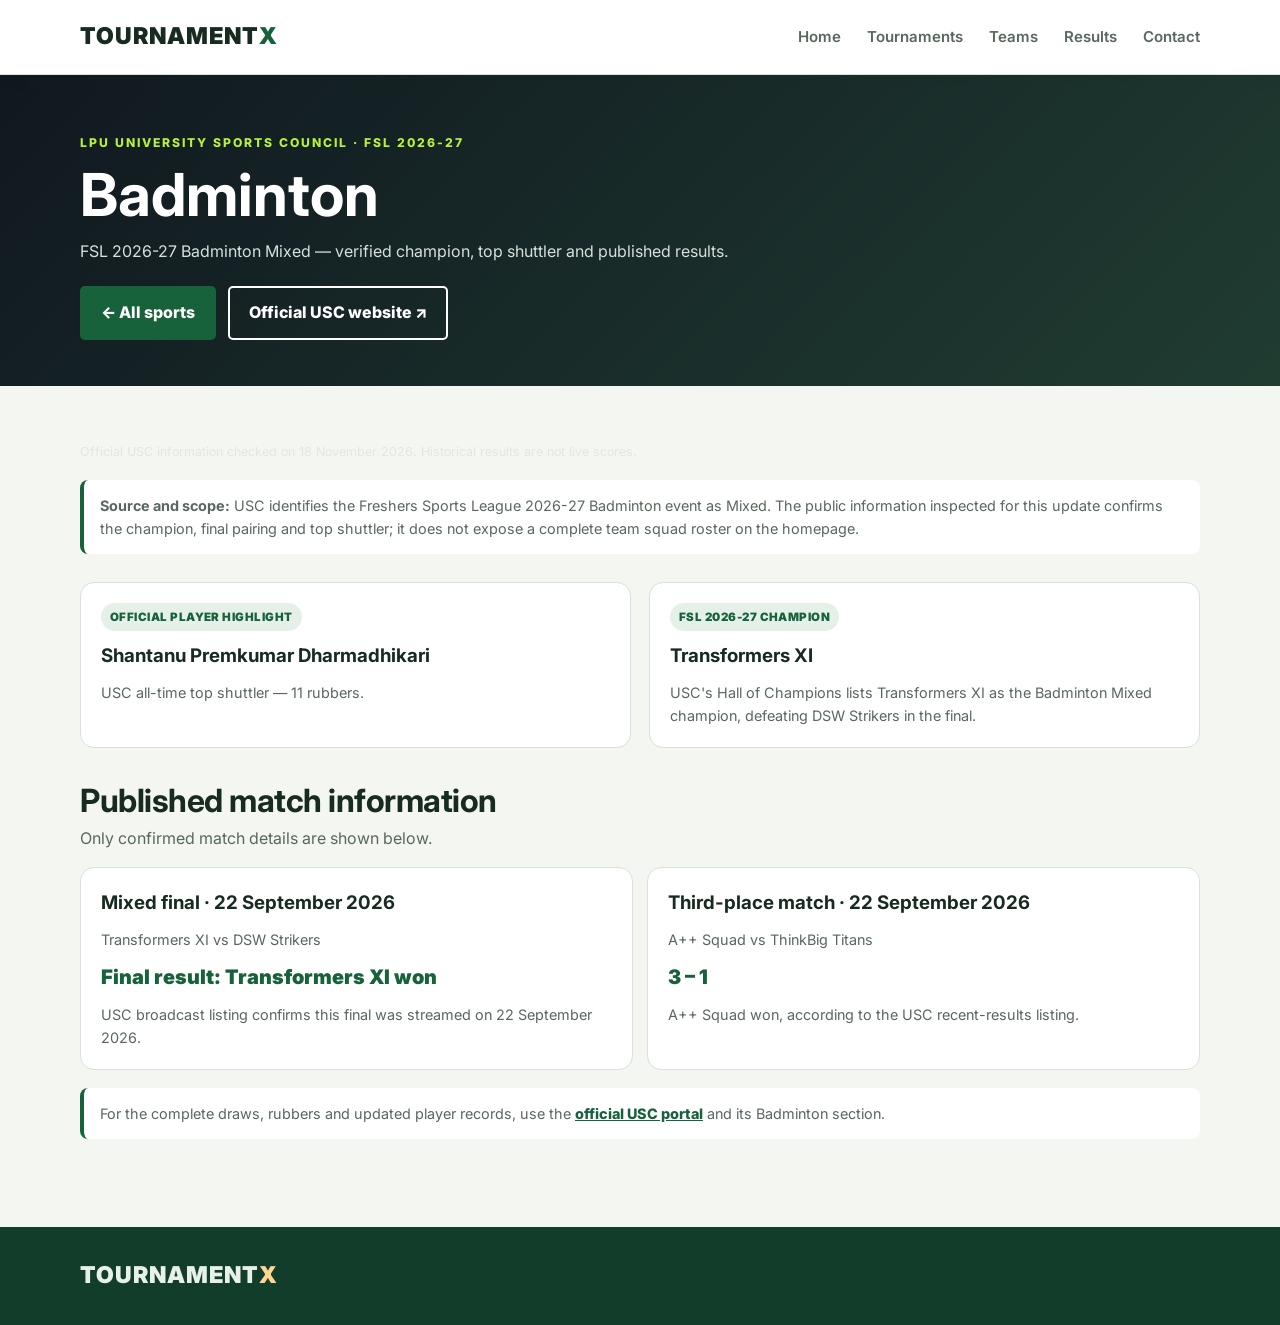
<file: badminton.html>
<!DOCTYPE html>
<html lang="en">
 <head>
  <meta charset="utf-8"/>
  <meta content="width=device-width, initial-scale=1.0" name="viewport"/>
  <title>Badminton | TOURNAMENTX</title>
  <link href="./style.css" rel="stylesheet"/>
 </head>
 <body>
  <header class="site-header">
   <nav class="navbar container">
    <a class="brand" href="index.html">TOURNAMENT<span>X</span></a>
    <button aria-label="Open menu" class="menu-btn" id="menuBtn">☰</button>
    <ul class="nav-links" id="navLinks">
     <li><a href="index.html">Home</a></li>
     <li><a href="tournaments.html">Tournaments</a></li>
     <li><a href="teams.html">Teams</a></li>
     <li><a href="results.html">Results</a></li>
     <li><a href="contact.html">Contact</a></li>
    </ul>
   </nav>
  </header>
  <main>
   <section class="sport-page-hero">
    <div class="container">
     <p class="eyebrow">LPU UNIVERSITY SPORTS COUNCIL · FSL 2026-27</p>
     <h1>Badminton</h1>
     <p>FSL 2026-27 Badminton Mixed — verified champion, top shuttler and published results.</p>
     <div class="sport-page-actions">
      <a class="btn btn-primary" href="index.html">&larr; All sports</a>
      <a class="btn btn-outline" href="https://www.unisportscouncil.co.in/" rel="noopener" target="_blank">Official USC website &nearrow;</a>
     </div>
    </div>
   </section>
   <section class="section container sport-page-content">
    <p class="small-note">Official USC information checked on 18 November 2026. Historical results are not live scores.</p>
    <div class="source-note"><strong>Source and scope:</strong> USC identifies the Freshers Sports League 2026-27 Badminton event as Mixed. The public information inspected for this update confirms the champion, final pairing and top shuttler; it does not expose a complete team squad roster on the homepage.</div>
    <div class="sport-info-grid">
     <article class="official-info-card"><span class="data-status">Official player highlight</span><h3>Shantanu Premkumar Dharmadhikari</h3><p>USC all-time top shuttler — 11 rubbers.</p></article>
     <article class="official-info-card"><span class="data-status">FSL 2026-27 champion</span><h3>Transformers XI</h3><p>USC's Hall of Champions lists Transformers XI as the Badminton Mixed champion, defeating DSW Strikers in the final.</p></article>
    </div>
    <div class="sport-section-title"><h2>Published match information</h2><p>Only confirmed match details are shown below.</p></div>
    <div class="official-match-list">
     <article class="official-match-card"><h3>Mixed final · 22 September 2026</h3><p>Transformers XI vs DSW Strikers</p><div class="score">Final result: Transformers XI won</div><p>USC broadcast listing confirms this final was streamed on 22 September 2026.</p></article>
     <article class="official-match-card"><h3>Third-place match · 22 September 2026</h3><p>A++ Squad vs ThinkBig Titans</p><div class="score">3 – 1</div><p>A++ Squad won, according to the USC recent-results listing.</p></article>
    </div>
    <p class="source-note">For the complete draws, rubbers and updated player records, use the <a class="source-link" href="https://www.unisportscouncil.co.in/" target="_blank" rel="noopener">official USC portal</a> and its Badminton section.</p>
   </section>
  </main>

  <footer class="footer">
   <div class="container footer-inner">
    <a class="brand" href="index.html">TOURNAMENT<span>X</span></a>
   </div>
  </footer>
  <script src="./script.js"></script>
 </body>
</html>
</file>
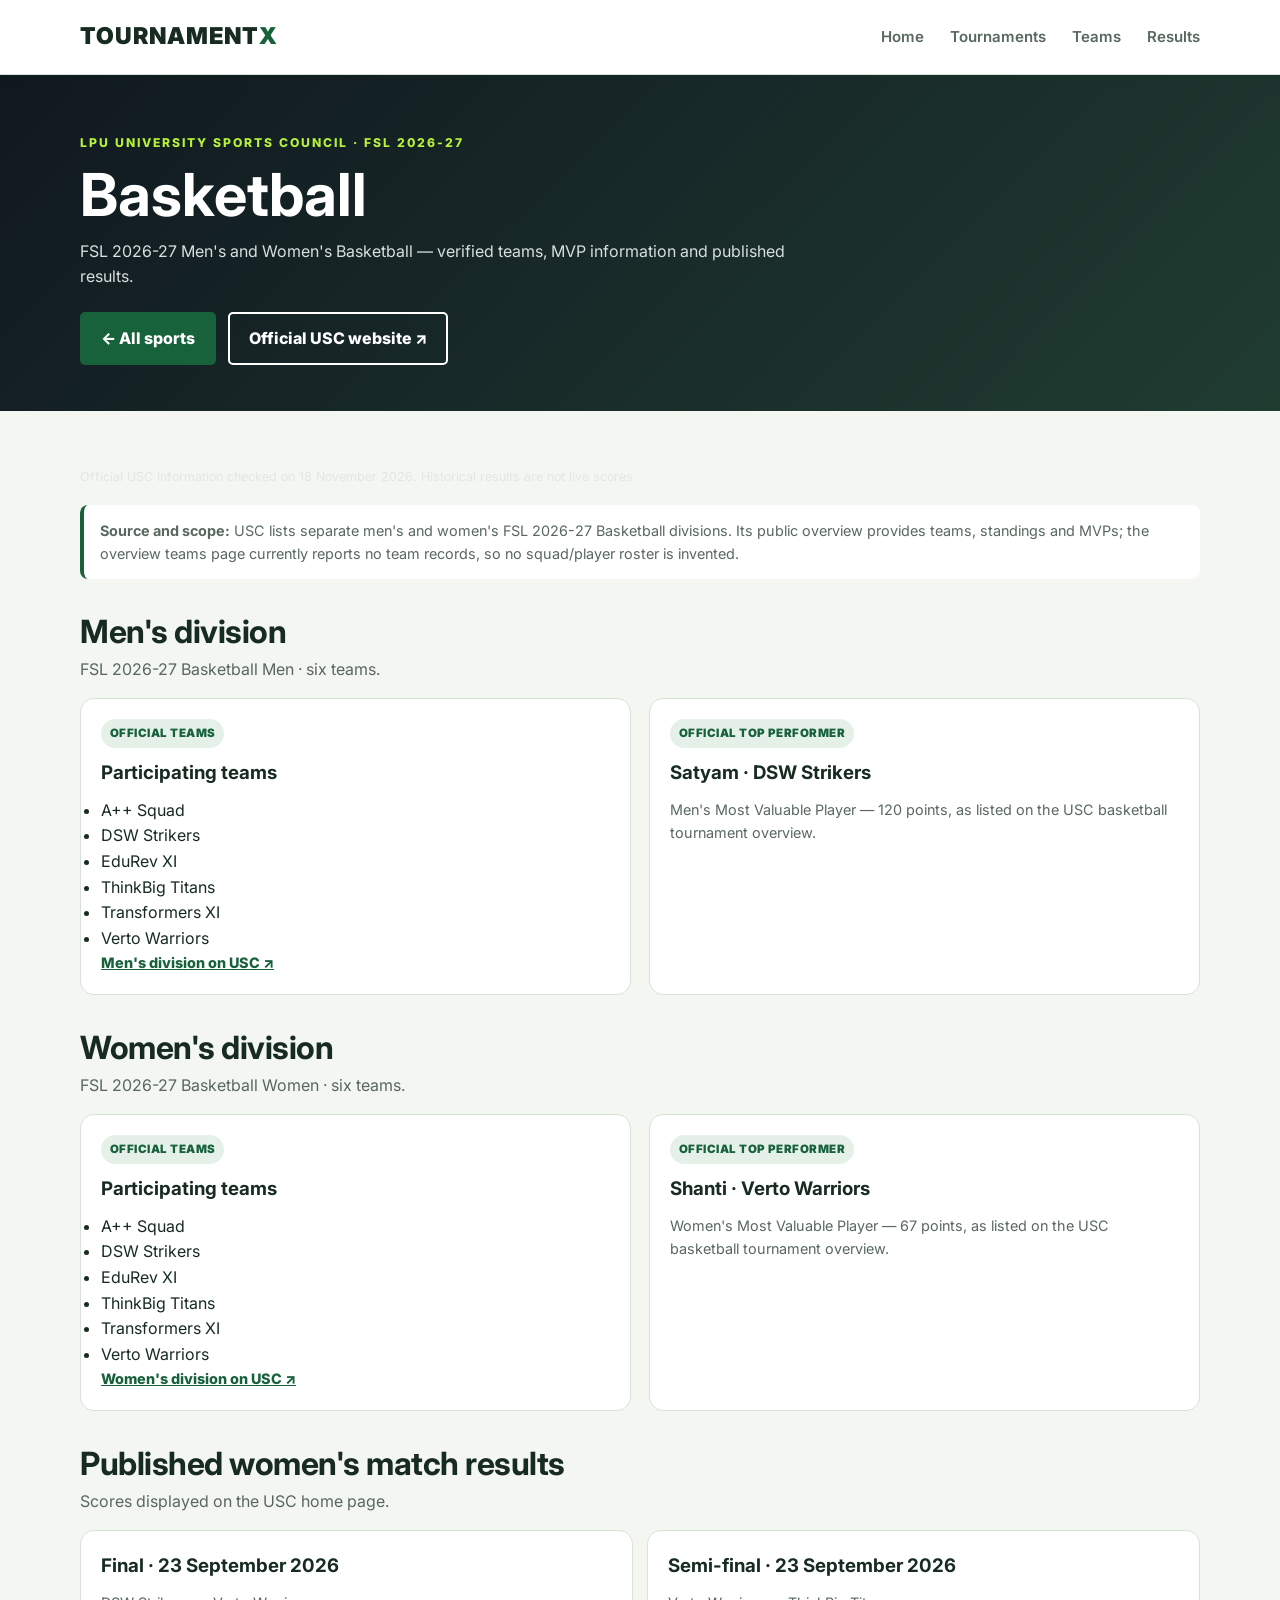
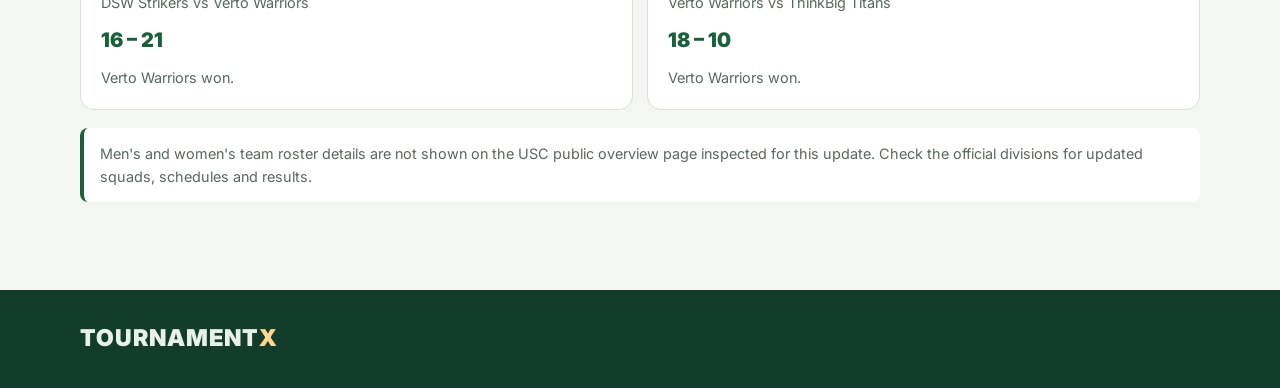
<file: basketball.html>
<!DOCTYPE html>
<html lang="en">
 <head>
  <meta charset="utf-8"/>
  <meta content="width=device-width, initial-scale=1.0" name="viewport"/>
  <title>Basketball | TOURNAMENTX</title>
  <link href="./style.css" rel="stylesheet"/>
 </head>
 <body>
  <header class="site-header">
   <nav class="navbar container">
    <a class="brand" href="index.html">TOURNAMENT<span>X</span></a>
    <button aria-label="Open menu" class="menu-btn" id="menuBtn">☰</button>
    <ul class="nav-links" id="navLinks">
     <li><a href="index.html">Home</a></li>
     <li><a href="tournaments.html">Tournaments</a></li>
     <li><a href="teams.html">Teams</a></li>
     <li><a href="results.html">Results</a></li>
    </ul>
   </nav>
  </header>
  <main>
   <section class="sport-page-hero">
    <div class="container">
     <p class="eyebrow">LPU UNIVERSITY SPORTS COUNCIL · FSL 2026-27</p>
     <h1>Basketball</h1>
     <p>FSL 2026-27 Men's and Women's Basketball — verified teams, MVP information and published results.</p>
     <div class="sport-page-actions">
      <a class="btn btn-primary" href="index.html">&larr; All sports</a>
      <a class="btn btn-outline" href="https://www.unisportscouncil.co.in/" rel="noopener" target="_blank">Official USC website &nearrow;</a>
     </div>
    </div>
   </section>
   <section class="section container sport-page-content">
    <p class="small-note">Official USC information checked on 18 November 2026. Historical results are not live scores.</p>
    <div class="source-note"><strong>Source and scope:</strong> USC lists separate men's and women's FSL 2026-27 Basketball divisions. Its public overview provides teams, standings and MVPs; the overview teams page currently reports no team records, so no squad/player roster is invented.</div>
    <div class="sport-section-title"><h2>Men's division</h2><p>FSL 2026-27 Basketball Men · six teams.</p></div>
    <div class="sport-info-grid">
     <article class="official-info-card"><span class="data-status">Official teams</span><h3>Participating teams</h3><ul><li>A++ Squad</li><li>DSW Strikers</li><li>EduRev XI</li><li>ThinkBig Titans</li><li>Transformers XI</li><li>Verto Warriors</li></ul><p><a href="https://www.unisportscouncil.co.in/tournaments/421f96da-edd1-4d46-8aa7-a06f1bda62b0" target="_blank" rel="noopener">Men's division on USC &nearrow;</a></p></article>
     <article class="official-info-card"><span class="data-status">Official top performer</span><h3>Satyam · DSW Strikers</h3><p>Men's Most Valuable Player — 120 points, as listed on the USC basketball tournament overview.</p></article>
    </div>
    <div class="sport-section-title"><h2>Women's division</h2><p>FSL 2026-27 Basketball Women · six teams.</p></div>
    <div class="sport-info-grid">
     <article class="official-info-card"><span class="data-status">Official teams</span><h3>Participating teams</h3><ul><li>A++ Squad</li><li>DSW Strikers</li><li>EduRev XI</li><li>ThinkBig Titans</li><li>Transformers XI</li><li>Verto Warriors</li></ul><p><a href="https://www.unisportscouncil.co.in/tournaments/84f09d30-ddcb-456a-96cc-fd31faa481d0" target="_blank" rel="noopener">Women's division on USC &nearrow;</a></p></article>
     <article class="official-info-card"><span class="data-status">Official top performer</span><h3>Shanti · Verto Warriors</h3><p>Women's Most Valuable Player — 67 points, as listed on the USC basketball tournament overview.</p></article>
    </div>
    <div class="sport-section-title"><h2>Published women's match results</h2><p>Scores displayed on the USC home page.</p></div>
    <div class="official-match-list">
     <article class="official-match-card"><h3>Final · 23 September 2026</h3><p>DSW Strikers vs Verto Warriors</p><div class="score">16 – 21</div><p>Verto Warriors won.</p></article>
     <article class="official-match-card"><h3>Semi-final · 23 September 2026</h3><p>Verto Warriors vs ThinkBig Titans</p><div class="score">18 – 10</div><p>Verto Warriors won.</p></article>
    </div>
    <p class="source-note">Men's and women's team roster details are not shown on the USC public overview page inspected for this update. Check the official divisions for updated squads, schedules and results.</p>
   </section>
  </main>

  <footer class="footer">
   <div class="container footer-inner">
    <a class="brand" href="index.html">TOURNAMENT<span>X</span></a>
   </div>
  </footer>
  <script src="./script.js"></script>
 </body>
</html>
</file>
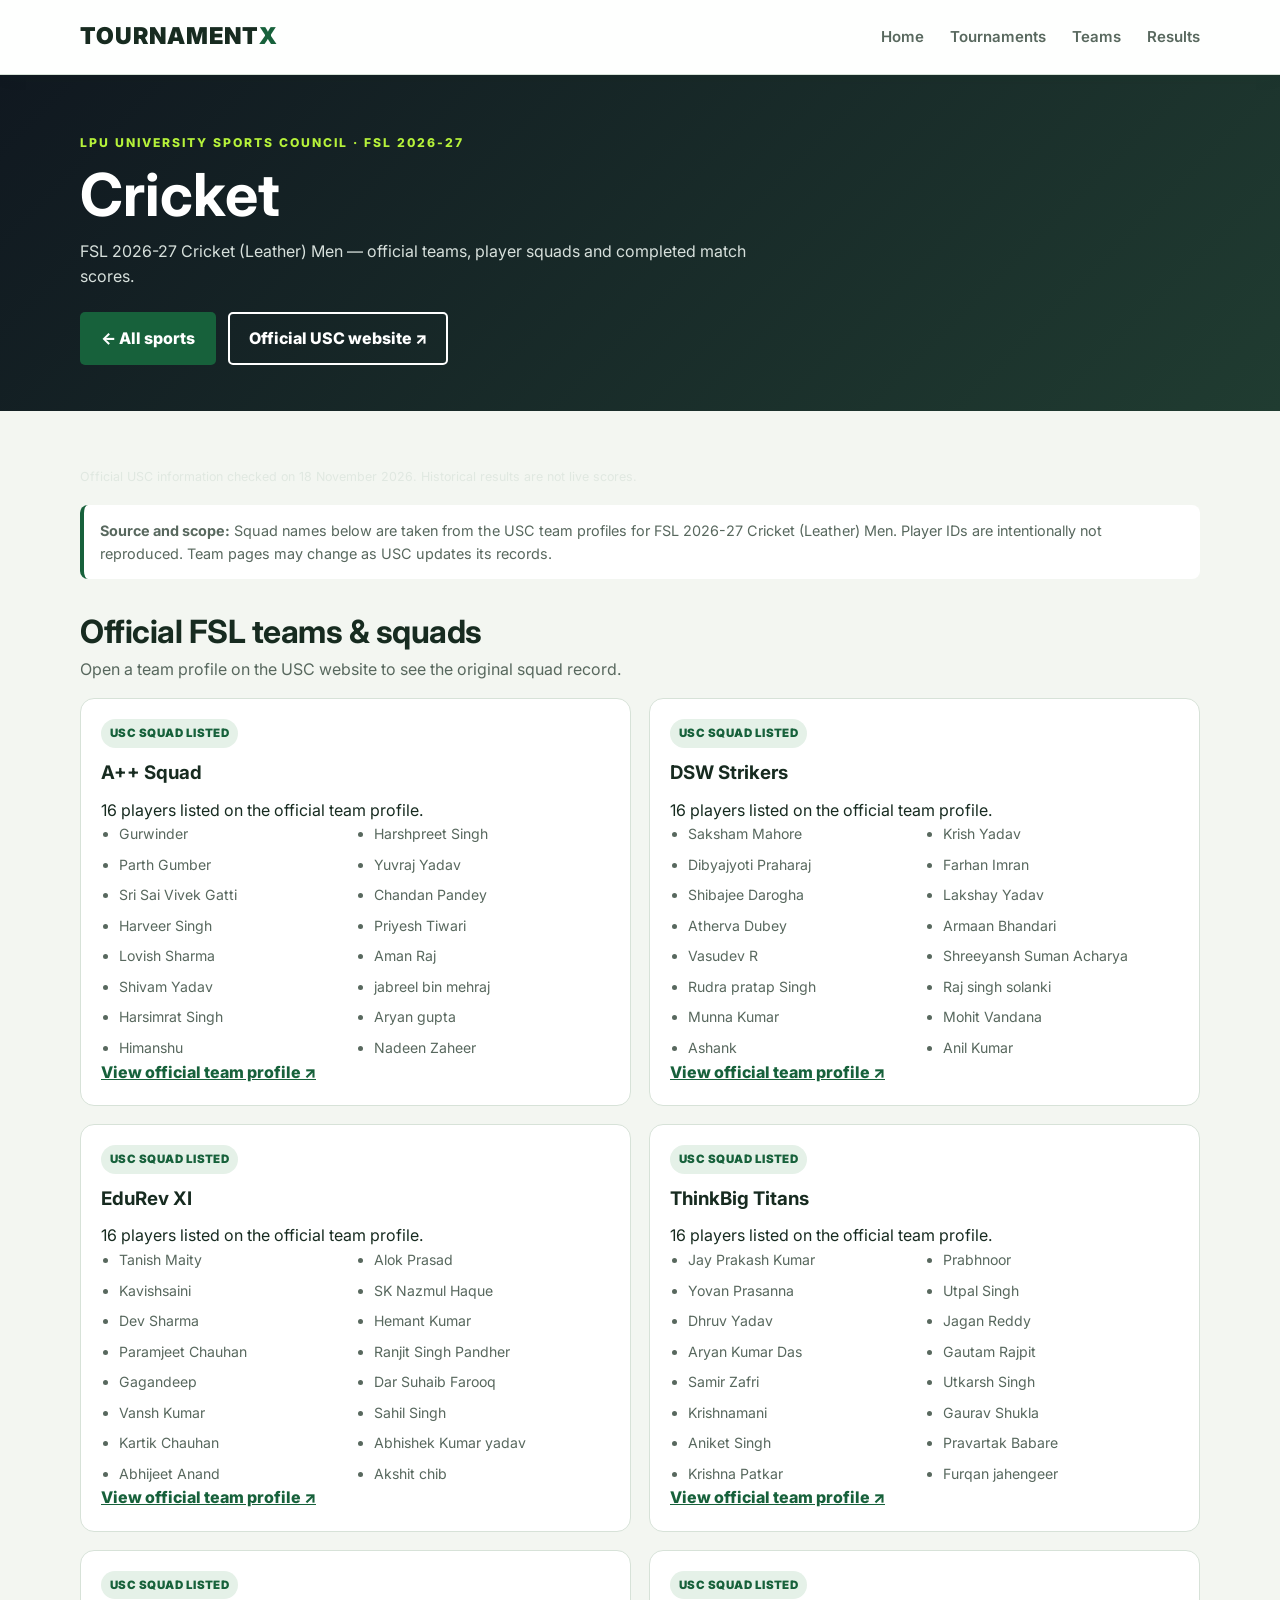
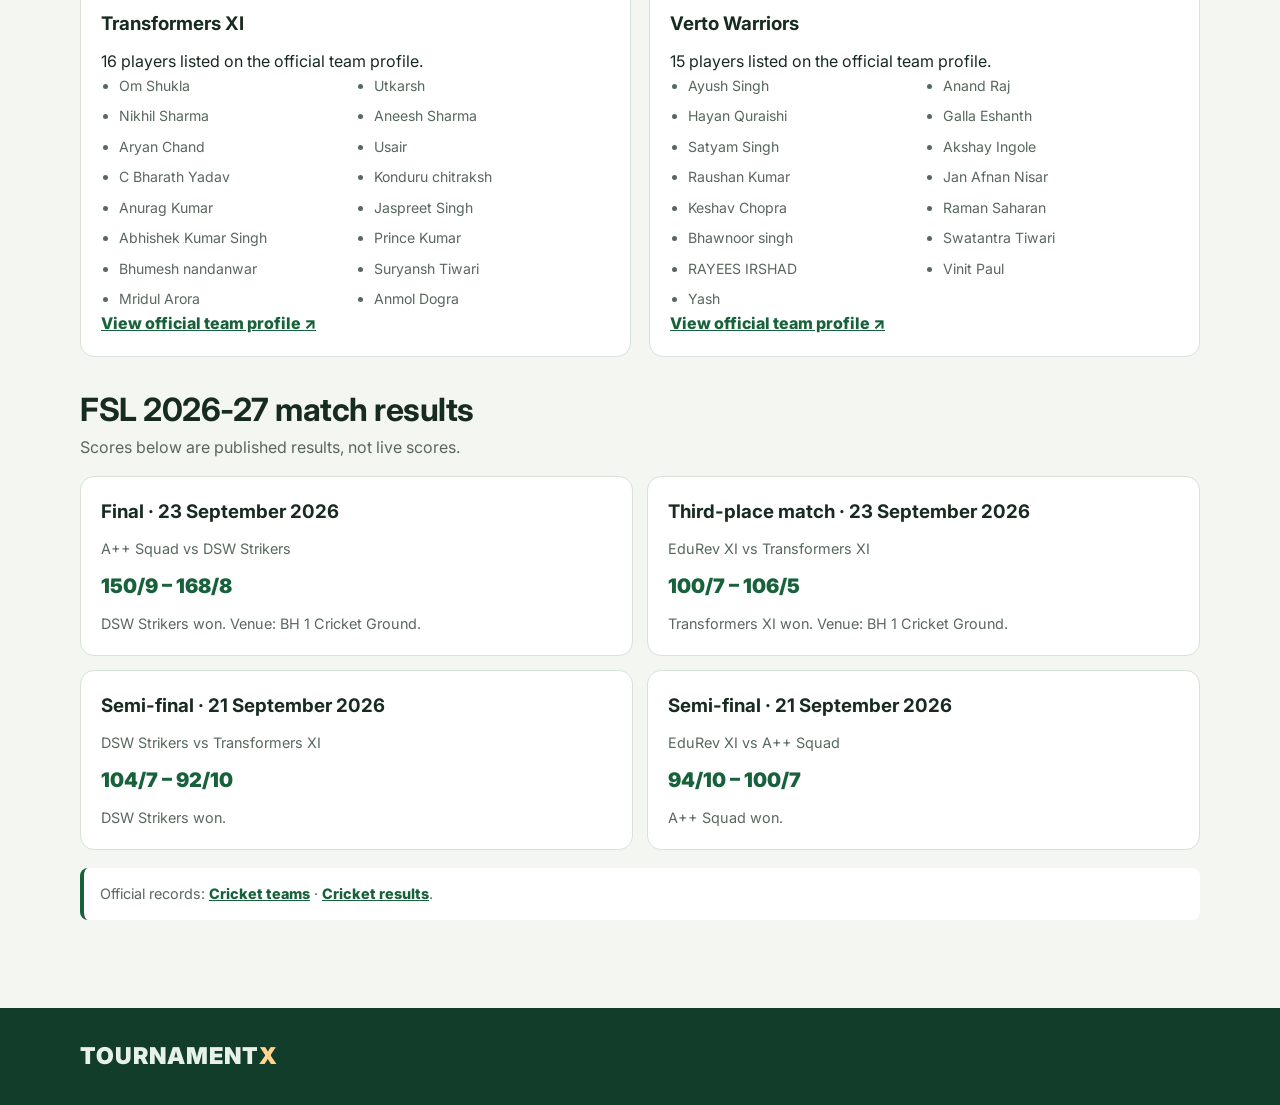
<file: cricket.html>
<!DOCTYPE html>
<html lang="en">
 <head>
  <meta charset="utf-8"/>
  <meta content="width=device-width, initial-scale=1.0" name="viewport"/>
  <title>Cricket | TOURNAMENTX</title>
  <link href="./style.css" rel="stylesheet"/>
 </head>
 <body>
  <header class="site-header">
   <nav class="navbar container">
    <a class="brand" href="index.html">TOURNAMENT<span>X</span></a>
    <button aria-label="Open menu" class="menu-btn" id="menuBtn">☰</button>
    <ul class="nav-links" id="navLinks">
     <li><a href="index.html">Home</a></li>
     <li><a href="tournaments.html">Tournaments</a></li>
     <li><a href="teams.html">Teams</a></li>
     <li><a href="results.html">Results</a></li>
    </ul>
   </nav>
  </header>
  <main>
   <section class="sport-page-hero">
    <div class="container">
     <p class="eyebrow">LPU UNIVERSITY SPORTS COUNCIL · FSL 2026-27</p>
     <h1>Cricket</h1>
     <p>FSL 2026-27 Cricket (Leather) Men — official teams, player squads and completed match scores.</p>
     <div class="sport-page-actions">
      <a class="btn btn-primary" href="index.html">&larr; All sports</a>
      <a class="btn btn-outline" href="https://www.unisportscouncil.co.in/" rel="noopener" target="_blank">Official USC website &nearrow;</a>
     </div>
    </div>
   </section>
   <section class="section container sport-page-content">
    <p class="small-note">Official USC information checked on 18 November 2026. Historical results are not live scores.</p>
    <div class="source-note"><strong>Source and scope:</strong> Squad names below are taken from the USC team profiles for FSL 2026-27 Cricket (Leather) Men. Player IDs are intentionally not reproduced. Team pages may change as USC updates its records.</div>
    <div class="sport-section-title"><h2>Official FSL teams &amp; squads</h2><p>Open a team profile on the USC website to see the original squad record.</p></div>
    <div class="sport-info-grid">
     <article class="official-team-card"><span class="data-status">USC squad listed</span><h3>A++ Squad</h3><p>16 players listed on the official team profile.</p><ul>
       <li>Gurwinder</li>
       <li>Harshpreet Singh</li>
       <li>Parth Gumber</li>
       <li>Yuvraj Yadav</li>
       <li>Sri Sai Vivek Gatti</li>
       <li>Chandan Pandey</li>
       <li>Harveer Singh</li>
       <li>Priyesh Tiwari</li>
       <li>Lovish Sharma</li>
       <li>Aman Raj</li>
       <li>Shivam Yadav</li>
       <li>jabreel bin mehraj</li>
       <li>Harsimrat Singh</li>
       <li>Aryan gupta</li>
       <li>Himanshu</li>
       <li>Nadeen Zaheer</li>
      </ul><p><a href="https://www.unisportscouncil.co.in/teams/80859ae7-53c5-48c7-890d-f9c6ec8634b7" rel="noopener" target="_blank">View official team profile &nearrow;</a></p></article>
     <article class="official-team-card"><span class="data-status">USC squad listed</span><h3>DSW Strikers</h3><p>16 players listed on the official team profile.</p><ul>
       <li>Saksham Mahore</li>
       <li>Krish Yadav</li>
       <li>Dibyajyoti Praharaj</li>
       <li>Farhan Imran</li>
       <li>Shibajee Darogha</li>
       <li>Lakshay Yadav</li>
       <li>Atherva Dubey</li>
       <li>Armaan Bhandari</li>
       <li>Vasudev R</li>
       <li>Shreeyansh Suman Acharya</li>
       <li>Rudra pratap Singh</li>
       <li>Raj singh solanki</li>
       <li>Munna Kumar</li>
       <li>Mohit Vandana</li>
       <li>Ashank</li>
       <li>Anil Kumar</li>
      </ul><p><a href="https://www.unisportscouncil.co.in/teams/09d371f9-3422-451f-8393-cf5109c0aa70" rel="noopener" target="_blank">View official team profile &nearrow;</a></p></article>
     <article class="official-team-card"><span class="data-status">USC squad listed</span><h3>EduRev XI</h3><p>16 players listed on the official team profile.</p><ul>
       <li>Tanish Maity</li>
       <li>Alok Prasad</li>
       <li>Kavishsaini</li>
       <li>SK Nazmul Haque</li>
       <li>Dev Sharma</li>
       <li>Hemant Kumar</li>
       <li>Paramjeet Chauhan</li>
       <li>Ranjit Singh Pandher</li>
       <li>Gagandeep</li>
       <li>Dar Suhaib Farooq</li>
       <li>Vansh Kumar</li>
       <li>Sahil Singh</li>
       <li>Kartik Chauhan</li>
       <li>Abhishek Kumar yadav</li>
       <li>Abhijeet Anand</li>
       <li>Akshit chib</li>
      </ul><p><a href="https://www.unisportscouncil.co.in/teams/b3460e27-f818-4bf5-8182-fc4021e7d421" rel="noopener" target="_blank">View official team profile &nearrow;</a></p></article>
     <article class="official-team-card"><span class="data-status">USC squad listed</span><h3>ThinkBig Titans</h3><p>16 players listed on the official team profile.</p><ul>
       <li>Jay Prakash Kumar</li>
       <li>Prabhnoor</li>
       <li>Yovan Prasanna</li>
       <li>Utpal Singh</li>
       <li>Dhruv Yadav</li>
       <li>Jagan Reddy</li>
       <li>Aryan Kumar Das</li>
       <li>Gautam Rajpit</li>
       <li>Samir Zafri</li>
       <li>Utkarsh Singh</li>
       <li>Krishnamani</li>
       <li>Gaurav Shukla</li>
       <li>Aniket Singh</li>
       <li>Pravartak Babare</li>
       <li>Krishna Patkar</li>
       <li>Furqan jahengeer</li>
      </ul><p><a href="https://www.unisportscouncil.co.in/teams/061aa33c-fe4b-4df8-b4d1-6075d3d7207c" rel="noopener" target="_blank">View official team profile &nearrow;</a></p></article>
     <article class="official-team-card"><span class="data-status">USC squad listed</span><h3>Transformers XI</h3><p>16 players listed on the official team profile.</p><ul>
       <li>Om Shukla</li>
       <li>Utkarsh</li>
       <li>Nikhil Sharma</li>
       <li>Aneesh Sharma</li>
       <li>Aryan Chand</li>
       <li>Usair</li>
       <li>C Bharath Yadav</li>
       <li>Konduru chitraksh</li>
       <li>Anurag Kumar</li>
       <li>Jaspreet Singh</li>
       <li>Abhishek Kumar Singh</li>
       <li>Prince Kumar</li>
       <li>Bhumesh nandanwar</li>
       <li>Suryansh Tiwari</li>
       <li>Mridul Arora</li>
       <li>Anmol Dogra</li>
      </ul><p><a href="https://www.unisportscouncil.co.in/teams/d7b73d96-9667-474f-8107-7430a844482f" rel="noopener" target="_blank">View official team profile &nearrow;</a></p></article>
     <article class="official-team-card"><span class="data-status">USC squad listed</span><h3>Verto Warriors</h3><p>15 players listed on the official team profile.</p><ul>
       <li>Ayush Singh</li>
       <li>Anand Raj</li>
       <li>Hayan Quraishi</li>
       <li>Galla Eshanth</li>
       <li>Satyam Singh</li>
       <li>Akshay Ingole</li>
       <li>Raushan Kumar</li>
       <li>Jan Afnan Nisar</li>
       <li>Keshav Chopra</li>
       <li>Raman Saharan</li>
       <li>Bhawnoor singh</li>
       <li>Swatantra Tiwari</li>
       <li>RAYEES IRSHAD</li>
       <li>Vinit Paul</li>
       <li>Yash</li>
      </ul><p><a href="https://www.unisportscouncil.co.in/teams/61ecb03c-69e4-4555-9911-8fddace71ae4" rel="noopener" target="_blank">View official team profile &nearrow;</a></p></article>
    </div>
    <div class="sport-section-title"><h2>FSL 2026-27 match results</h2><p>Scores below are published results, not live scores.</p></div>
    <div class="official-match-list">
     <article class="official-match-card"><h3>Final · 23 September 2026</h3><p>A++ Squad vs DSW Strikers</p><div class="score">150/9 – 168/8</div><p>DSW Strikers won. Venue: BH 1 Cricket Ground.</p></article>
     <article class="official-match-card"><h3>Third-place match · 23 September 2026</h3><p>EduRev XI vs Transformers XI</p><div class="score">100/7 – 106/5</div><p>Transformers XI won. Venue: BH 1 Cricket Ground.</p></article>
     <article class="official-match-card"><h3>Semi-final · 21 September 2026</h3><p>DSW Strikers vs Transformers XI</p><div class="score">104/7 – 92/10</div><p>DSW Strikers won.</p></article>
     <article class="official-match-card"><h3>Semi-final · 21 September 2026</h3><p>EduRev XI vs A++ Squad</p><div class="score">94/10 – 100/7</div><p>A++ Squad won.</p></article>
    </div>
    <p class="source-note">Official records: <a class="source-link" href="https://www.unisportscouncil.co.in/tournaments/ab71d3af-05ed-4b1e-8f2d-678fee790c53/teams" target="_blank" rel="noopener">Cricket teams</a> · <a class="source-link" href="https://www.unisportscouncil.co.in/tournaments/ab71d3af-05ed-4b1e-8f2d-678fee790c53/results" target="_blank" rel="noopener">Cricket results</a>.</p>
   </section>
  </main>

  <footer class="footer">
   <div class="container footer-inner">
    <a class="brand" href="index.html">TOURNAMENT<span>X</span></a>
    </div>
  </footer>
  <script src="./script.js"></script>
 </body>
</html>
</file>
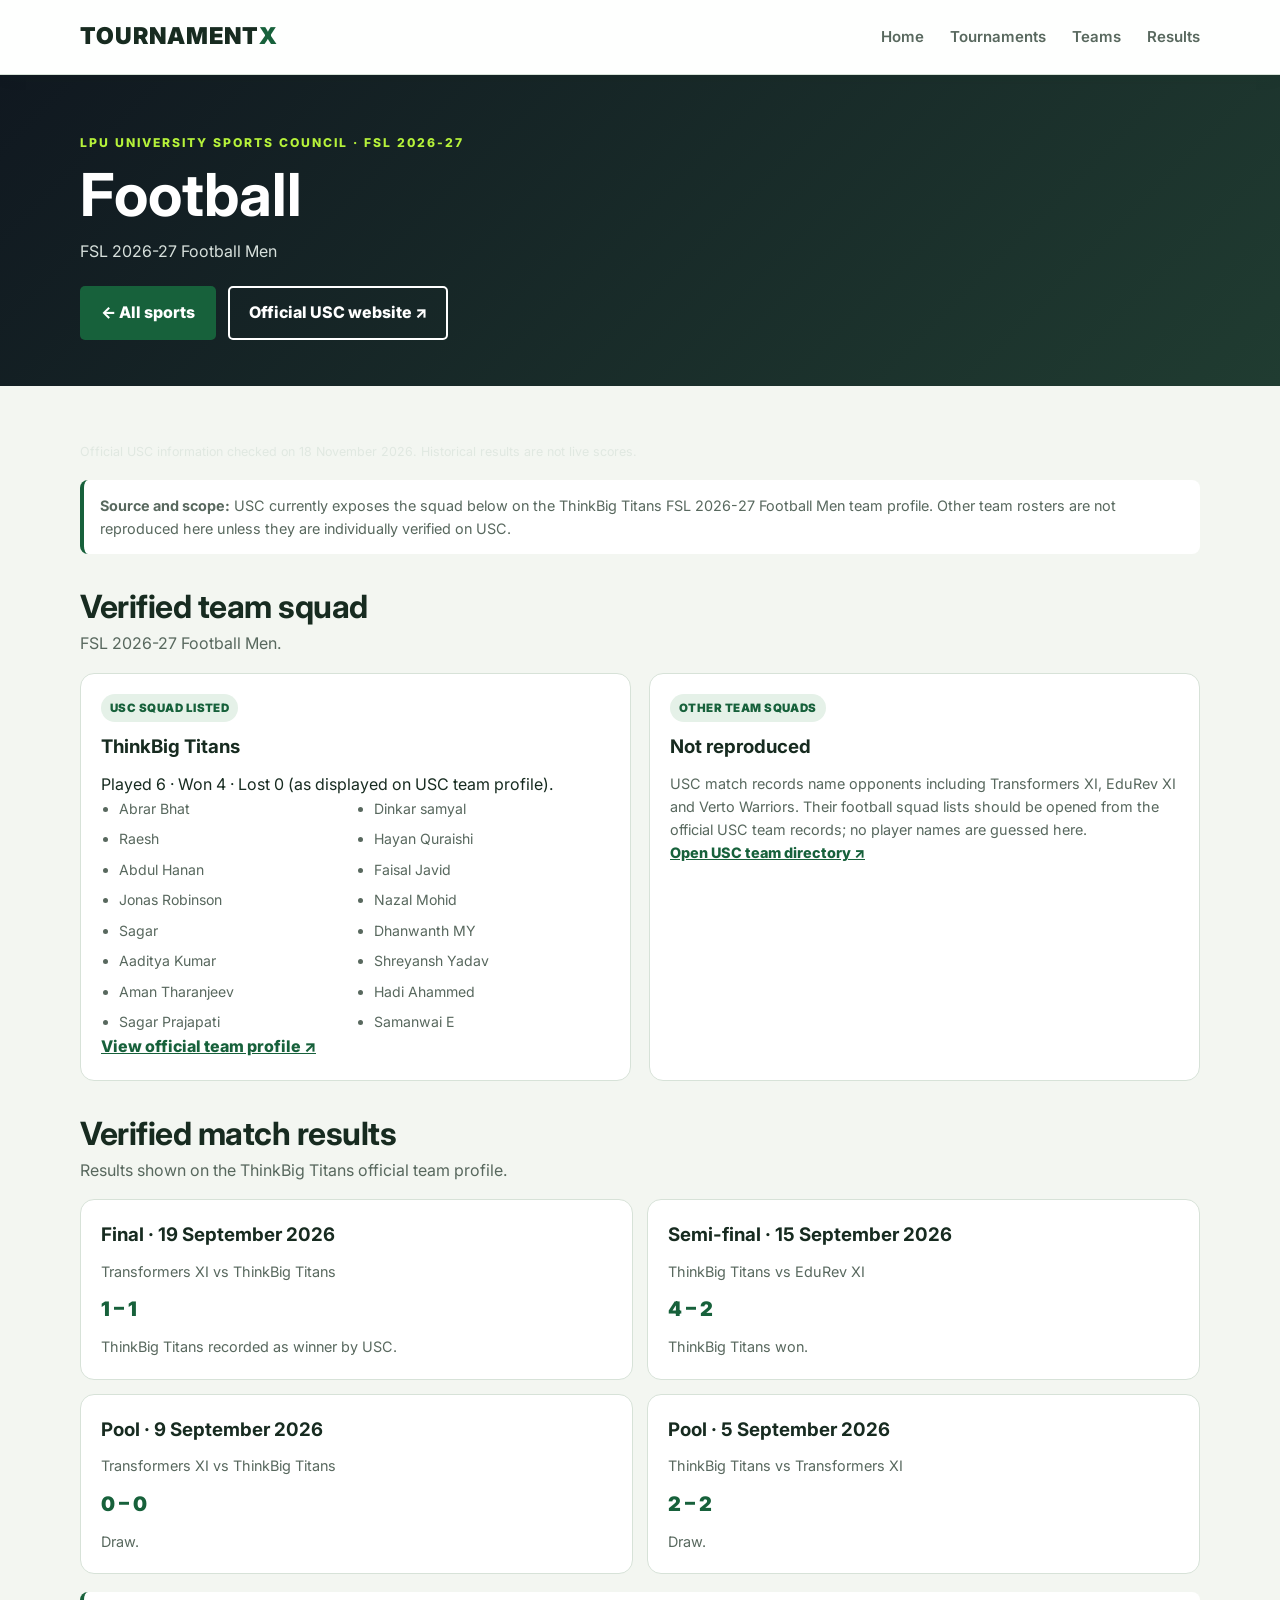
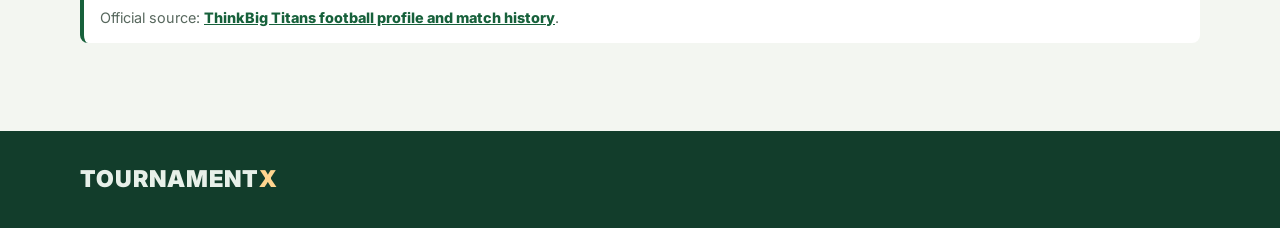
<file: football.html>
<!DOCTYPE html>
<html lang="en">
 <head>
  <meta charset="utf-8"/>
  <meta content="width=device-width, initial-scale=1.0" name="viewport"/>
  <title>Football | TOURNAMENTX</title>
  <link href="./style.css" rel="stylesheet"/>
 </head>
 <body>
  <header class="site-header">
   <nav class="navbar container">
    <a class="brand" href="index.html">TOURNAMENT<span>X</span></a>
    <button aria-label="Open menu" class="menu-btn" id="menuBtn">☰</button>
    <ul class="nav-links" id="navLinks">
     <li><a href="index.html">Home</a></li>
     <li><a href="tournaments.html">Tournaments</a></li>
     <li><a href="teams.html">Teams</a></li>
     <li><a href="results.html">Results</a></li>
    </ul>
   </nav>
  </header>
  <main>
   <section class="sport-page-hero">
    <div class="container">
     <p class="eyebrow">LPU UNIVERSITY SPORTS COUNCIL · FSL 2026-27</p>
     <h1>Football</h1>
     <p>FSL 2026-27 Football Men </p>
     <div class="sport-page-actions">
      <a class="btn btn-primary" href="index.html">&larr; All sports</a>
      <a class="btn btn-outline" href="https://www.unisportscouncil.co.in/" rel="noopener" target="_blank">Official USC website &nearrow;</a>
     </div>
    </div>
   </section>
   <section class="section container sport-page-content">
    <p class="small-note">Official USC information checked on 18 November 2026. Historical results are not live scores.</p>
    <div class="source-note"><strong>Source and scope:</strong> USC currently exposes the squad below on the ThinkBig Titans FSL 2026-27 Football Men team profile. Other team rosters are not reproduced here unless they are individually verified on USC.</div>
    <div class="sport-section-title"><h2>Verified team squad</h2><p>FSL 2026-27 Football Men.</p></div>
    <div class="sport-info-grid">
     <article class="official-team-card"><span class="data-status">USC squad listed</span><h3>ThinkBig Titans</h3><p>Played 6 · Won 4 · Lost 0 (as displayed on USC team profile).</p><ul>
      <li>Abrar Bhat</li><li>Dinkar samyal</li><li>Raesh</li><li>Hayan Quraishi</li><li>Abdul Hanan</li><li>Faisal Javid</li><li>Jonas Robinson</li><li>Nazal Mohid</li><li>Sagar</li><li>Dhanwanth MY</li><li>Aaditya Kumar</li><li>Shreyansh Yadav</li><li>Aman Tharanjeev</li><li>Hadi Ahammed</li><li>Sagar Prajapati</li><li>Samanwai E</li>
     </ul><p><a href="https://www.unisportscouncil.co.in/teams/14f12118-2dbd-475b-8eb9-cf5afd9712af" target="_blank" rel="noopener">View official team profile &nearrow;</a></p></article>
     <article class="official-info-card"><span class="data-status">Other team squads</span><h3>Not reproduced</h3><p>USC match records name opponents including Transformers XI, EduRev XI and Verto Warriors. Their football squad lists should be opened from the official USC team records; no player names are guessed here.</p><p><a href="https://www.unisportscouncil.co.in/" target="_blank" rel="noopener">Open USC team directory &nearrow;</a></p></article>
    </div>
    <div class="sport-section-title"><h2>Verified match results</h2><p>Results shown on the ThinkBig Titans official team profile.</p></div>
    <div class="official-match-list">
     <article class="official-match-card"><h3>Final · 19 September 2026</h3><p>Transformers XI vs ThinkBig Titans</p><div class="score">1 – 1</div><p>ThinkBig Titans recorded as winner by USC.</p></article>
     <article class="official-match-card"><h3>Semi-final · 15 September 2026</h3><p>ThinkBig Titans vs EduRev XI</p><div class="score">4 – 2</div><p>ThinkBig Titans won.</p></article>
     <article class="official-match-card"><h3>Pool · 9 September 2026</h3><p>Transformers XI vs ThinkBig Titans</p><div class="score">0 – 0</div><p>Draw.</p></article>
     <article class="official-match-card"><h3>Pool · 5 September 2026</h3><p>ThinkBig Titans vs Transformers XI</p><div class="score">2 – 2</div><p>Draw.</p></article>
    </div>
    <p class="source-note">Official source: <a class="source-link" href="https://www.unisportscouncil.co.in/teams/14f12118-2dbd-475b-8eb9-cf5afd9712af" target="_blank" rel="noopener">ThinkBig Titans football profile and match history</a>.</p>
   </section>
  </main>

  <footer class="footer">
   <div class="container footer-inner">
    <a class="brand" href="index.html">TOURNAMENT<span>X</span></a></div>
  </footer>
  <script src="./script.js"></script>
 </body>
</html>
</file>
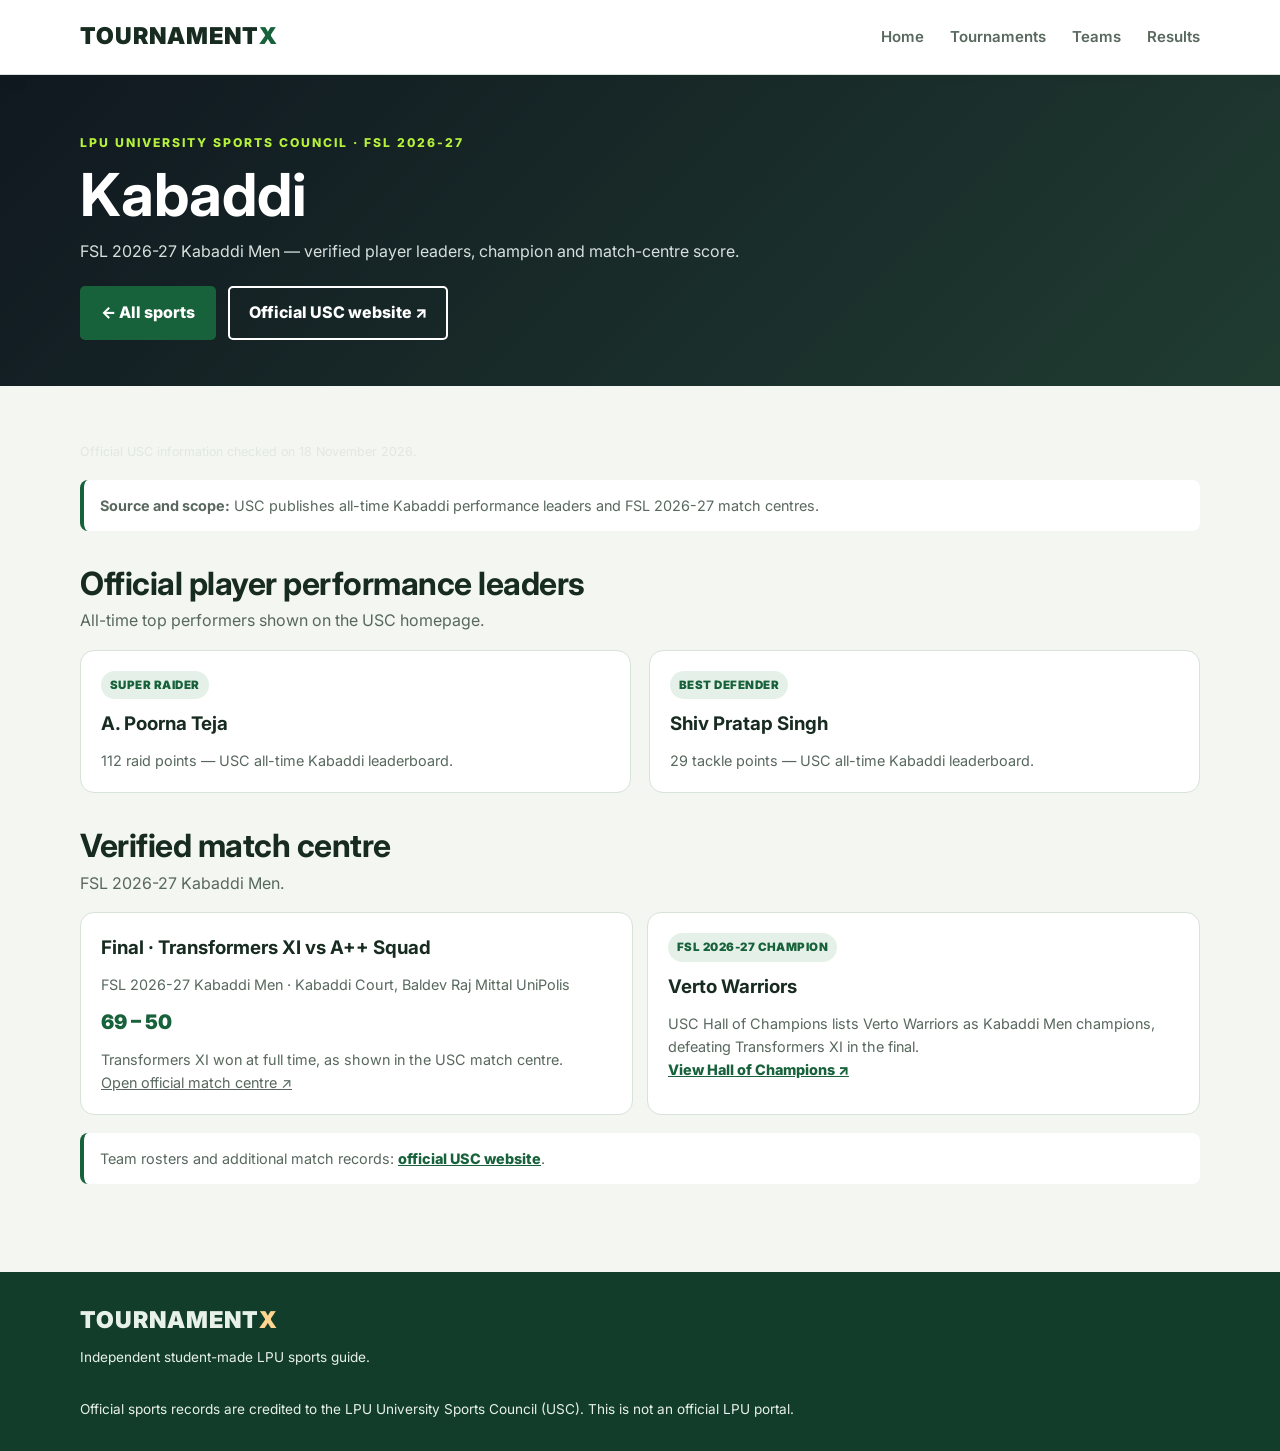
<file: kabaddi.html>
<!DOCTYPE html>
<html lang="en">
 <head>
  <meta charset="utf-8"/>
  <meta content="width=device-width, initial-scale=1.0" name="viewport"/>
  <title>Kabaddi | TOURNAMENTX</title>
  <link href="./style.css" rel="stylesheet"/>
 </head>
 <body>
  <header class="site-header">
   <nav class="navbar container">
    <a class="brand" href="index.html">TOURNAMENT<span>X</span></a>
    <button aria-label="Open menu" class="menu-btn" id="menuBtn">☰</button>
    <ul class="nav-links" id="navLinks">
     <li><a href="index.html">Home</a></li>
     <li><a href="tournaments.html">Tournaments</a></li>
     <li><a href="teams.html">Teams</a></li>
     <li><a href="results.html">Results</a></li>
    </ul>
   </nav>
  </header>
  <main>
   <section class="sport-page-hero">
    <div class="container">
     <p class="eyebrow">LPU UNIVERSITY SPORTS COUNCIL · FSL 2026-27</p>
     <h1>Kabaddi</h1>
     <p>FSL 2026-27 Kabaddi Men — verified player leaders, champion and match-centre score.</p>
     <div class="sport-page-actions">
      <a class="btn btn-primary" href="index.html">&larr; All sports</a>
      <a class="btn btn-outline" href="https://www.unisportscouncil.co.in/" rel="noopener" target="_blank">Official USC website &nearrow;</a>
     </div>
    </div>
   </section>
   <section class="section container sport-page-content">
    <p class="small-note">Official USC information checked on 18 November 2026. </p>
    <div class="source-note"><strong>Source and scope:</strong> USC publishes all-time Kabaddi performance leaders and FSL 2026-27 match centres. </div>
    <div class="sport-section-title"><h2>Official player performance leaders</h2><p>All-time top performers shown on the USC homepage.</p></div>
    <div class="sport-info-grid">
     <article class="official-info-card"><span class="data-status">Super Raider</span><h3>A. Poorna Teja</h3><p>112 raid points — USC all-time Kabaddi leaderboard.</p></article>
     <article class="official-info-card"><span class="data-status">Best Defender</span><h3>Shiv Pratap Singh</h3><p>29 tackle points — USC all-time Kabaddi leaderboard.</p></article>
    </div>
    <div class="sport-section-title"><h2>Verified match centre</h2><p>FSL 2026-27 Kabaddi Men.</p></div>
    <div class="official-match-list">
     <article class="official-match-card"><h3>Final · Transformers XI vs A++ Squad</h3><p>FSL 2026-27 Kabaddi Men · Kabaddi Court, Baldev Raj Mittal UniPolis</p><div class="score">69 – 50</div><p>Transformers XI won at full time, as shown in the USC match centre.</p><p><a href="https://www.unisportscouncil.co.in/matches/ea02fe35-0008-4149-92f8-959be58c992b" target="_blank" rel="noopener">Open official match centre &nearrow;</a></p></article>
     <article class="official-info-card"><span class="data-status">FSL 2026-27 champion</span><h3>Verto Warriors</h3><p>USC Hall of Champions lists Verto Warriors as Kabaddi Men champions, defeating Transformers XI in the final.</p><p><a href="https://www.unisportscouncil.co.in/champions?series=fsl" target="_blank" rel="noopener">View Hall of Champions &nearrow;</a></p></article>
    </div>
    <p class="source-note">Team rosters and additional match records: <a class="source-link" href="https://www.unisportscouncil.co.in/" target="_blank" rel="noopener">official USC website</a>.</p>
   </section>
  </main>

  <footer class="footer">
   <div class="container footer-inner">
    <a class="brand" href="index.html">TOURNAMENT<span>X</span></a>
    <p>Independent student-made LPU sports guide.</p>
    <p class="small-note">Official sports records are credited to the LPU University Sports Council (USC). This is not an official LPU portal.</p>
   </div>
  </footer>
  <script src="./script.js"></script>
 </body>
</html>
</file>
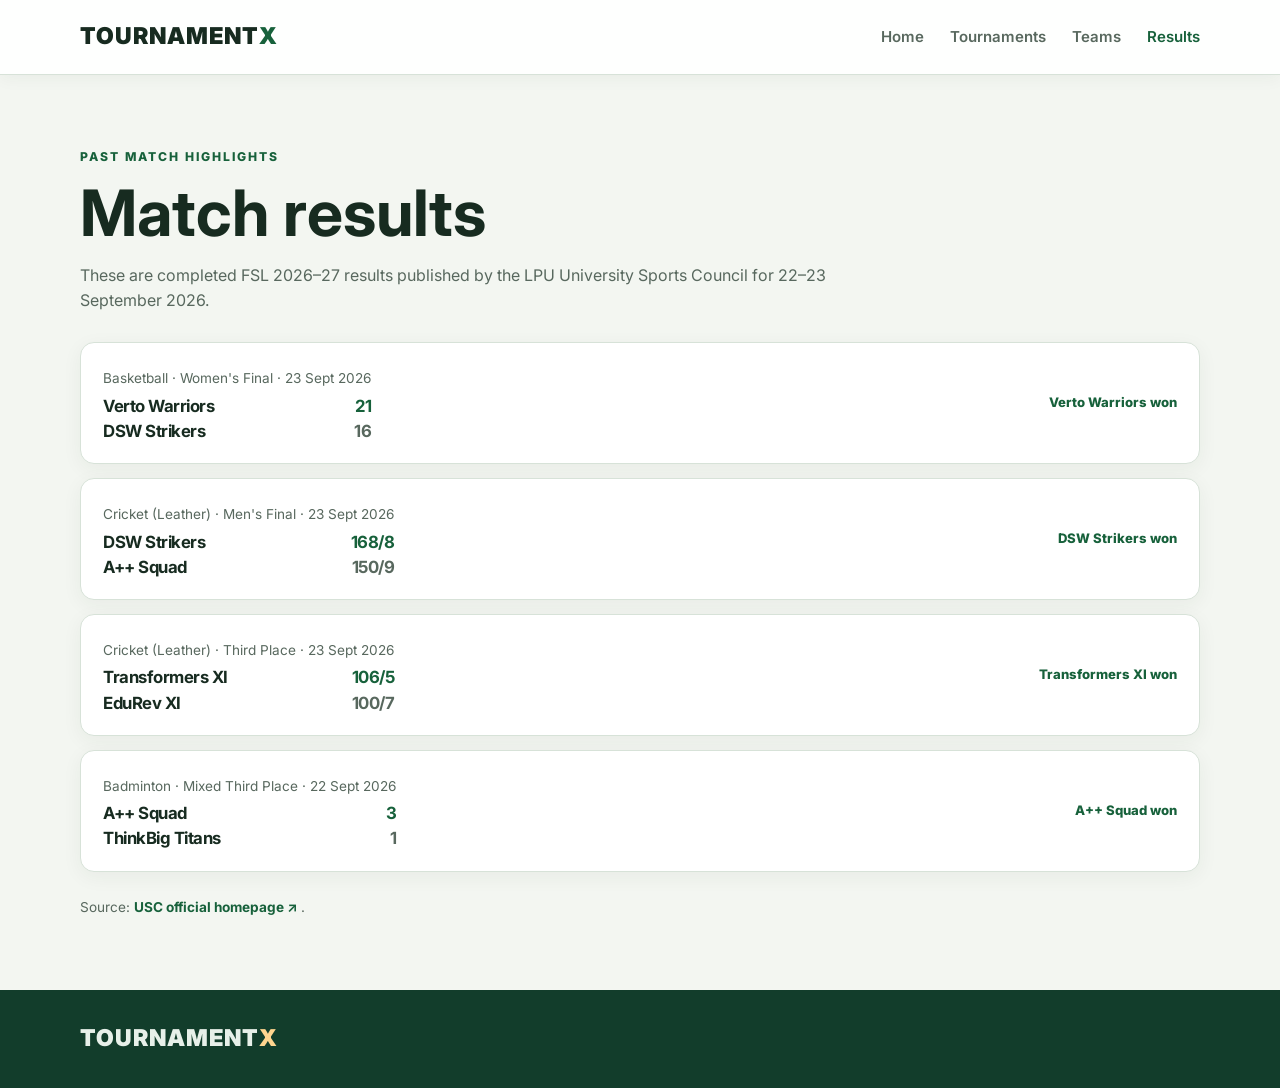
<file: results.html>
<!DOCTYPE html>
<html lang="en">
 <head>
  <meta charset="utf-8"/>
  <meta content="width=device-width, initial-scale=1.0" name="viewport"/>
  <title>
   Results | TOURNAMENTX
  </title>
  <link href="./style.css" rel="stylesheet"/>
 </head>
 <body>
  <header class="site-header">
   <nav class="navbar container">
    <a class="brand" href="index.html">
     TOURNAMENT<span>X</span>
    </a>
    <button aria-label="Open menu" class="menu-btn" id="menuBtn">
     ☰
    </button>
    <ul class="nav-links" id="navLinks">
     <li>
      <a href="index.html">
       Home
      </a>
     </li>
     <li>
      <a href="tournaments.html">
       Tournaments
      </a>
     </li>
     <li>
      <a href="teams.html">
       Teams
      </a>
     </li>
     <li>
      <a class="active" href="results.html">
       Results
      </a>
     </li>
    </ul>
   </nav>
  </header>
  <main class="section container">
   <p class="eyebrow">
    PAST MATCH HIGHLIGHTS
   </p>
   <h1 class="page-title">
    Match results
   </h1>
   <p class="page-intro">
    These are completed FSL 2026&ndash;27 results published by the LPU University Sports Council for 22&ndash;23 September 2026. 
   </p>
   <div class="result-list">
    <article class="result-card">
     <div>
      <span class="meta">
       Basketball &middot; Women's Final &middot; 23 Sept 2026
      </span>
      <h2>
       Verto Warriors
       <span class="winner">
        21
       </span>
      </h2>
      <h2>
       DSW Strikers<span>16</span>
      </h2>
     </div>
     <span class="result-label">
      Verto Warriors won
     </span>
    </article>
    <article class="result-card">
     <div>
      <span class="meta">
       Cricket (Leather) &middot; Men's Final &middot; 23 Sept 2026
      </span>
      <h2>
       DSW Strikers
       <span class="winner">
        168/8
       </span>
      </h2>
      <h2>
       A++ Squad<span>150/9</span>
      </h2>
     </div>
     <span class="result-label">
      DSW Strikers won
     </span>
    </article>
    <article class="result-card">
     <div>
      <span class="meta">
       Cricket (Leather) &middot; Third Place &middot; 23 Sept 2026
      </span>
      <h2>
       Transformers XI
       <span class="winner">
        106/5
       </span>
      </h2>
      <h2>
       EduRev XI<span>100/7</span>
      </h2>
     </div>
     <span class="result-label">
      Transformers XI won
     </span>
    </article>
    <article class="result-card">
     <div>
      <span class="meta">
       Badminton &middot; Mixed Third Place &middot; 22 Sept 2026
      </span>
      <h2>
       A++ Squad
       <span class="winner">
        3
       </span>
      </h2>
      <h2>
       ThinkBig Titans<span>1</span>
      </h2>
     </div>
     <span class="result-label">
      A++ Squad won
     </span>
    </article>
   </div>
   <p class="source-line">
    Source:
    <a href="https://www.unisportscouncil.co.in/" rel="noopener" target="_blank">
     USC official homepage &nearrow;
    </a>
    .
   </p>
  </main>
  <footer class="footer">
   <div class="container footer-inner">
    <a class="brand" href="index.html">
     TOURNAMENT<span>X</span>
    </a>
   </div>
  </footer>
  <script src="./script.js">
  </script>
 </body>
</html>
</file>
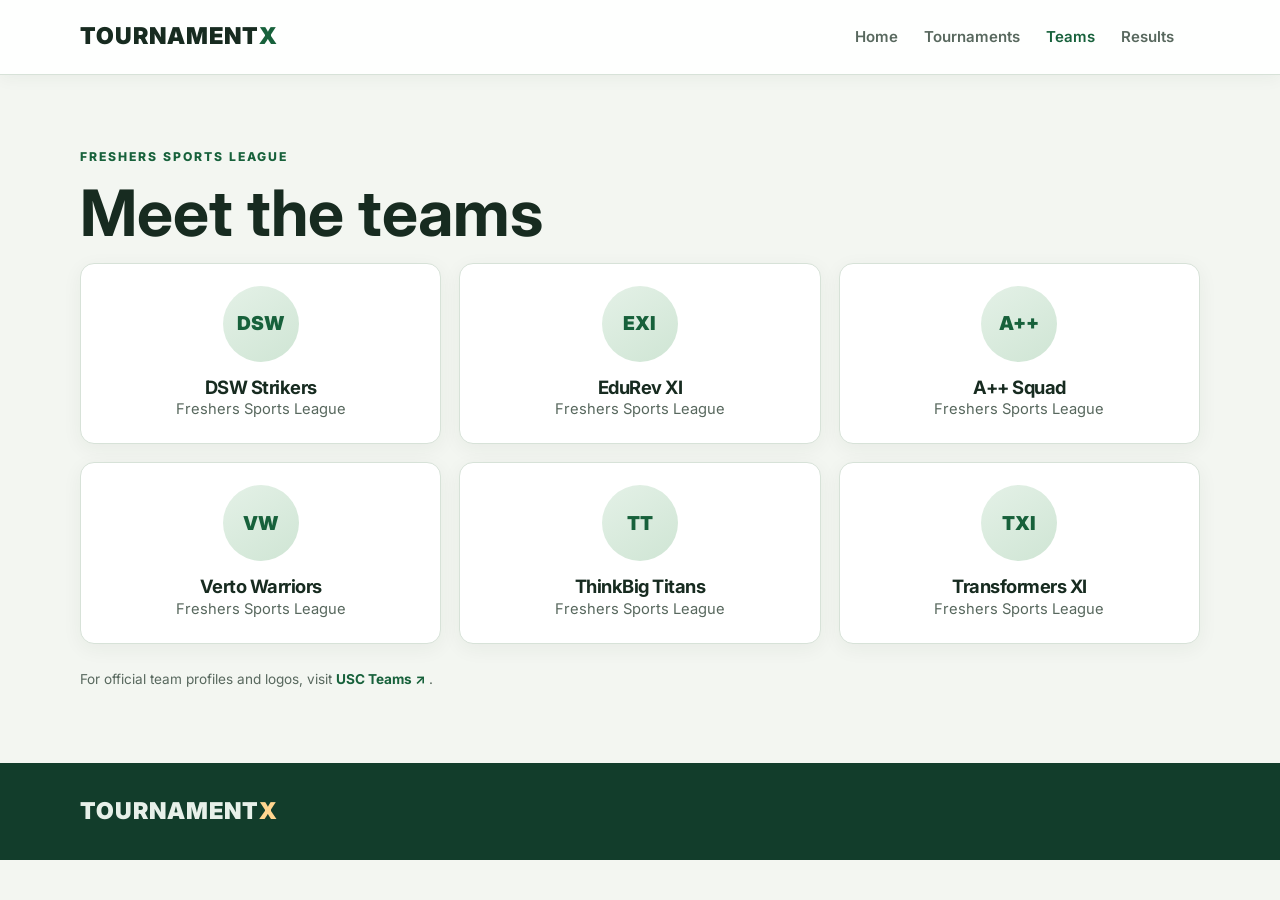
<file: teams.html>
<!DOCTYPE html>
<html lang="en">
 <head>
  <meta charset="utf-8"/>
  <meta content="width=device-width, initial-scale=1.0" name="viewport"/>
  <title>
   Teams | TOURNAMENTX
  </title>
  <link href="./style.css" rel="stylesheet"/>
 </head>
 <body>
  <header class="site-header">
   <nav class="navbar container">
    <a class="brand" href="index.html">
     TOURNAMENT<span>X</span>
    </a>
    <button aria-label="Open menu" class="menu-btn" id="menuBtn">
     ☰
    </button>
    <ul class="nav-links" id="navLinks">
     <li>
      <a href="index.html">
       Home
      </a>
     </li>
     <li>
      <a href="tournaments.html">
       Tournaments
      </a>
     </li>
     <li>
      <a class="active" href="teams.html">
       Teams
      </a>
     </li>
     <li>
      <a href="results.html">
       Results
      </a>
     </li>
     <li>
    </ul>
   </nav>
  </header>
  <main class="section container">
   <p class="eyebrow">
    FRESHERS SPORTS LEAGUE
   </p>
   <h1 class="page-title">
    Meet the teams
   </h1>
   <div class="team-grid">
    <article class="team-card">
     <div class="team-badge">
      DSW
     </div>
     <h2>
      DSW Strikers
     </h2>
     <p>
      Freshers Sports League
     </p>
    </article>
    <article class="team-card">
     <div class="team-badge">
      EXI
     </div>
     <h2>
      EduRev XI
     </h2>
     <p>
      Freshers Sports League
     </p>
    </article>
    <article class="team-card">
     <div class="team-badge">
      A++
     </div>
     <h2>
      A++ Squad
     </h2>
     <p>
      Freshers Sports League
     </p>
    </article>
    <article class="team-card">
     <div class="team-badge">
      VW
     </div>
     <h2>
      Verto Warriors
     </h2>
     <p>
      Freshers Sports League
     </p>
    </article>
    <article class="team-card">
     <div class="team-badge">
      TT
     </div>
     <h2>
      ThinkBig Titans
     </h2>
     <p>
      Freshers Sports League
     </p>
    </article>
    <article class="team-card">
     <div class="team-badge">
      TXI
     </div>
     <h2>
      Transformers XI
     </h2>
     <p>
      Freshers Sports League
     </p>
    </article>
   </div>
   <p class="source-line">
    For official team profiles and logos, visit
    <a href="https://www.unisportscouncil.co.in/teams" rel="noopener" target="_blank">
     USC Teams &nearrow;
    </a>
    .
   </p>
  </main>
  <footer class="footer">
   <div class="container footer-inner">
    <a class="brand" href="index.html">
     TOURNAMENT<span>X</span>
    </a>
   </div>
  </footer>
  <script src="./script.js">
  </script>
 </body>
</html>
</file>
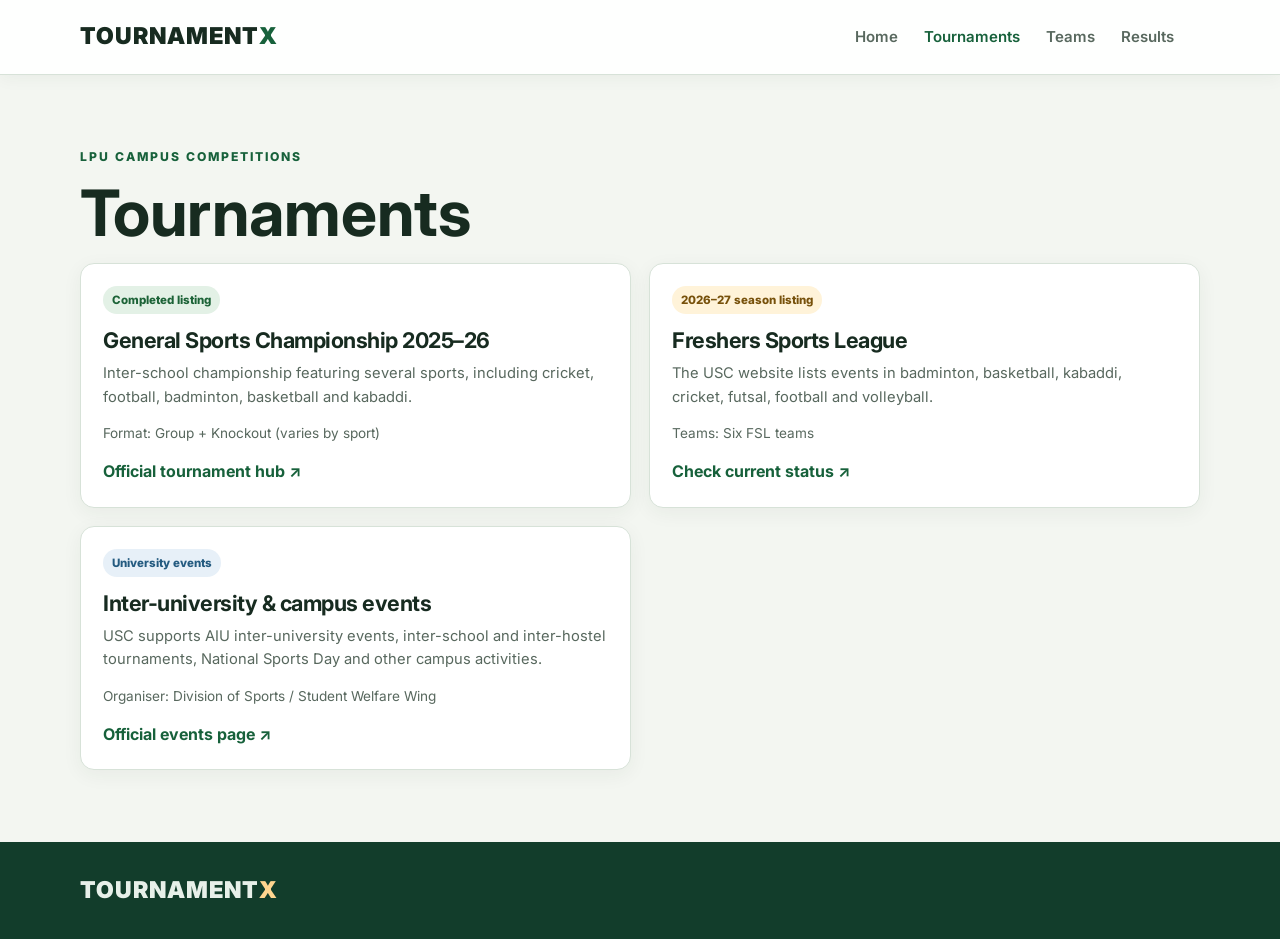
<file: tournaments.html>
<!DOCTYPE html>
<html lang="en">
 <head>
  <meta charset="utf-8"/>
  <meta content="width=device-width, initial-scale=1.0" name="viewport"/>
  <title>
   Tournaments | TOURNAMENTX
  </title>
  <link href="./style.css" rel="stylesheet"/>
 </head>
 <body>
  <header class="site-header">
   <nav class="navbar container">
    <a class="brand" href="index.html">
     TOURNAMENT<span>X</span>
    </a>
    <button aria-label="Open menu" class="menu-btn" id="menuBtn">
     ☰
    </button>
    <ul class="nav-links" id="navLinks">
     <li>
      <a href="index.html">
       Home
      </a>
     </li>
     <li>
      <a class="active" href="tournaments.html">
       Tournaments
      </a>
     </li>
     <li>
      <a href="teams.html">
       Teams
      </a>
     </li>
     <li>
      <a href="results.html">
       Results
      </a>
     </li>
     <li>
    </ul>
   </nav>
  </header>
  <main class="section container">
   <p class="eyebrow">
    LPU CAMPUS COMPETITIONS
   </p>
   <h1 class="page-title">
    Tournaments
   </h1>
   <div class="cards-grid">
    <article class="event-card">
     <span class="status completed">
      Completed listing
     </span>
     <h2>
      General Sports Championship 2025&ndash;26
     </h2>
     <p>
      Inter-school championship featuring several sports, including cricket, football, badminton, basketball and kabaddi.
     </p>
     <p class="meta">
      Format: Group + Knockout (varies by sport)
     </p>
     <a class="text-link" href="https://www.unisportscouncil.co.in/tournaments" rel="noopener" target="_blank">
      Official tournament hub &nearrow;
     </a>
    </article>
    <article class="event-card">
     <span class="status progress">
      2026&ndash;27 season listing
     </span>
     <h2>
      Freshers Sports League
     </h2>
     <p>
      The USC website lists events in badminton, basketball, kabaddi, cricket, futsal, football and volleyball.
     </p>
     <p class="meta">
      Teams: Six FSL teams
     </p>
     <a class="text-link" href="https://www.unisportscouncil.co.in/tournaments" rel="noopener" target="_blank">
      Check current status &nearrow;
     </a>
    </article>
    <article class="event-card">
     <span class="status info">
      University events
     </span>
     <h2>
      Inter-university &amp; campus events
     </h2>
     <p>
      USC supports AIU inter-university events, inter-school and inter-hostel tournaments, National Sports Day and other campus activities.
     </p>
     <p class="meta">
      Organiser: Division of Sports / Student Welfare Wing
     </p>
     <a class="text-link" href="https://www.unisportscouncil.co.in/events" rel="noopener" target="_blank">
      Official events page &nearrow;
     </a>
    </article>
   </div>
  </main>
  <footer class="footer">
   <div class="container footer-inner">
    <a class="brand" href="index.html">
     TOURNAMENT<span>X</span>
    </a>
   </div>
  </footer>
  <script src="./script.js">
  </script>
 </body>
</html>
</file>
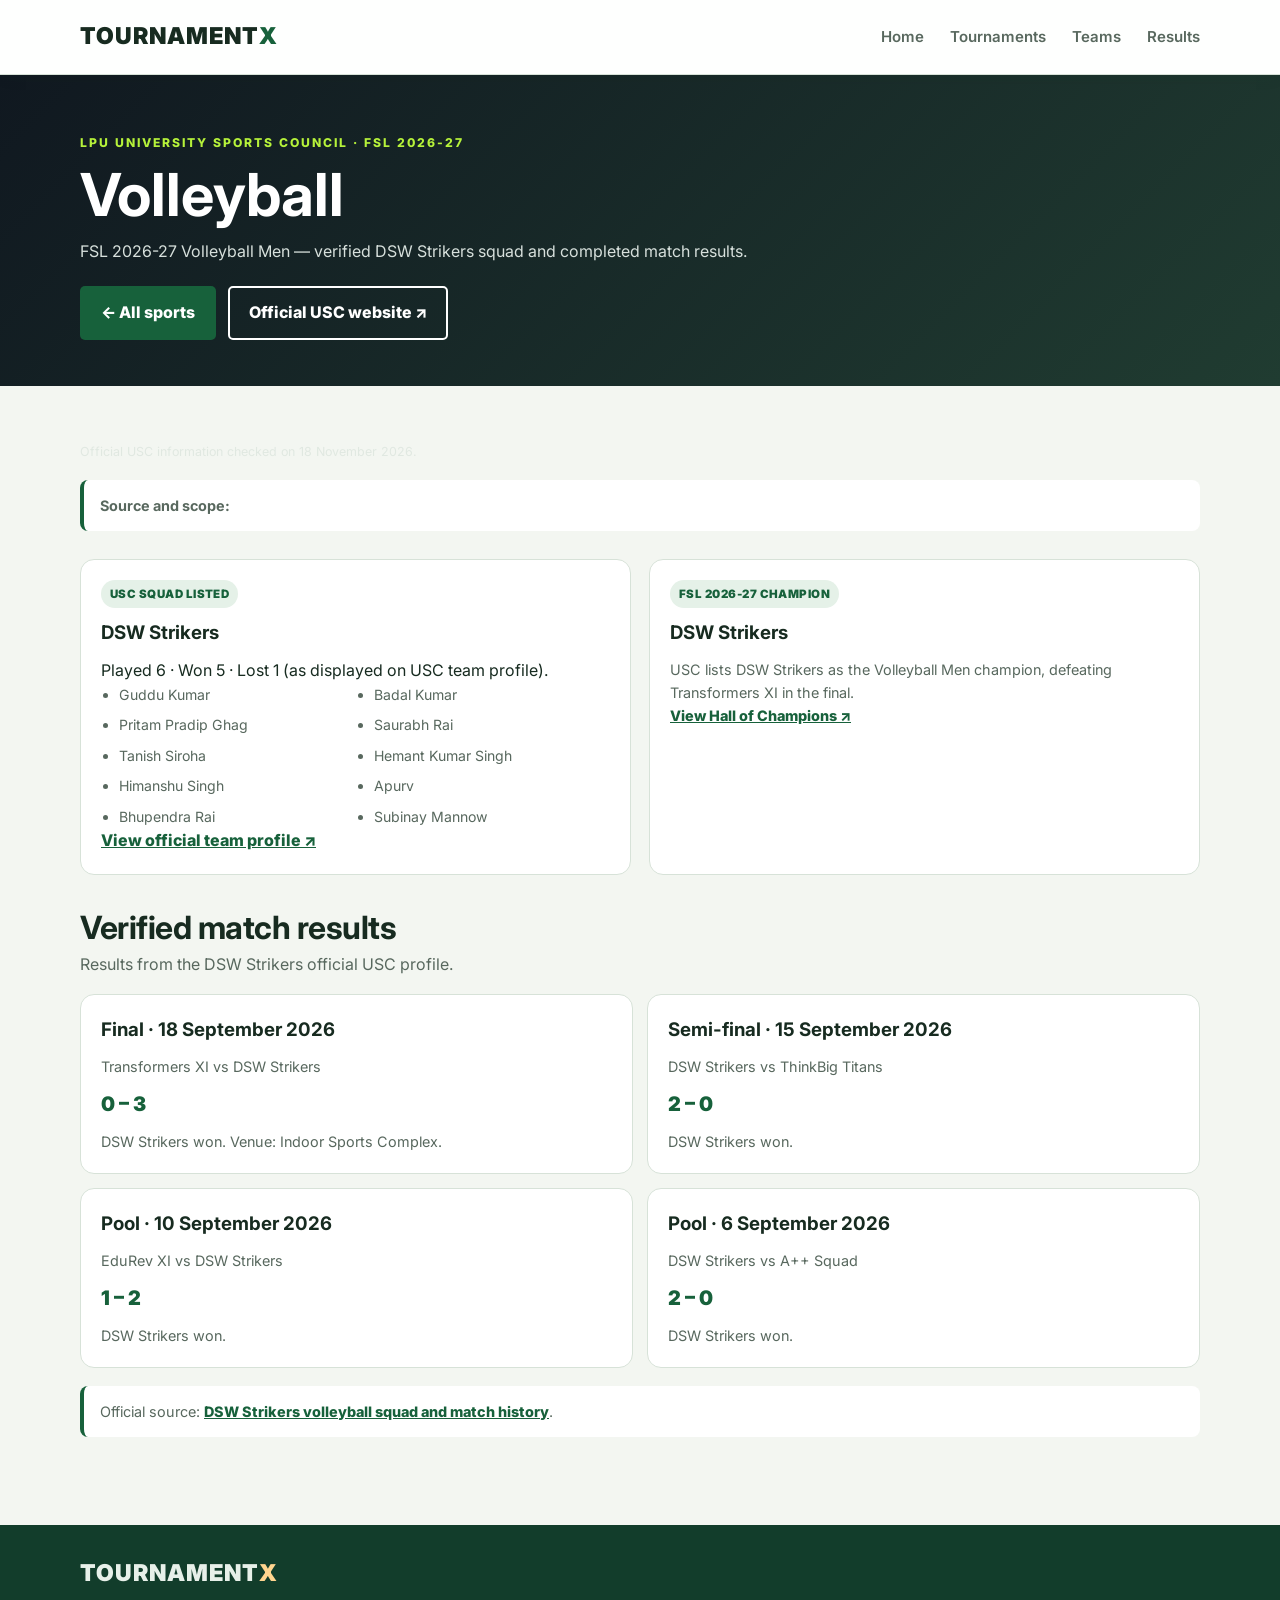
<file: volleyball.html>
<!DOCTYPE html>
<html lang="en">
 <head>
  <meta charset="utf-8"/>
  <meta content="width=device-width, initial-scale=1.0" name="viewport"/>
  <title>Volleyball | TOURNAMENTX</title>
  <link href="./style.css" rel="stylesheet"/>
 </head>
 <body>
  <header class="site-header">
   <nav class="navbar container">
    <a class="brand" href="index.html">TOURNAMENT<span>X</span></a>
    <button aria-label="Open menu" class="menu-btn" id="menuBtn">☰</button>
    <ul class="nav-links" id="navLinks">
     <li><a href="index.html">Home</a></li>
     <li><a href="tournaments.html">Tournaments</a></li>
     <li><a href="teams.html">Teams</a></li>
     <li><a href="results.html">Results</a></li>
    </ul>
   </nav>
  </header>
  <main>
   <section class="sport-page-hero">
    <div class="container">
     <p class="eyebrow">LPU UNIVERSITY SPORTS COUNCIL · FSL 2026-27</p>
     <h1>Volleyball</h1>
     <p>FSL 2026-27 Volleyball Men — verified DSW Strikers squad and completed match results.</p>
     <div class="sport-page-actions">
      <a class="btn btn-primary" href="index.html">&larr; All sports</a>
      <a class="btn btn-outline" href="https://www.unisportscouncil.co.in/" rel="noopener" target="_blank">Official USC website &nearrow;</a>
     </div>
    </div>
   </section>
   <section class="section container sport-page-content">
    <p class="small-note">Official USC information checked on 18 November 2026. </p>
    <div class="source-note"><strong>Source and scope:</strong> </div>
    <div class="sport-info-grid">
     <article class="official-team-card"><span class="data-status">USC squad listed</span><h3>DSW Strikers</h3><p>Played 6 · Won 5 · Lost 1 (as displayed on USC team profile).</p><ul>
      <li>Guddu Kumar</li><li>Badal Kumar</li><li>Pritam Pradip Ghag</li><li>Saurabh Rai</li><li>Tanish Siroha</li><li>Hemant Kumar Singh</li><li>Himanshu Singh</li><li>Apurv</li><li>Bhupendra Rai</li><li>Subinay Mannow</li>
     </ul><p><a href="https://www.unisportscouncil.co.in/teams/117b6bb1-70f5-46c9-b509-bb26782440c1" target="_blank" rel="noopener">View official team profile &nearrow;</a></p></article>
     <article class="official-info-card"><span class="data-status">FSL 2026-27 champion</span><h3>DSW Strikers</h3><p>USC lists DSW Strikers as the Volleyball Men champion, defeating Transformers XI in the final.</p><p><a href="https://www.unisportscouncil.co.in/champions?series=fsl" target="_blank" rel="noopener">View Hall of Champions &nearrow;</a></p></article>
    </div>
    <div class="sport-section-title"><h2>Verified match results</h2><p>Results from the DSW Strikers official USC profile.</p></div>
    <div class="official-match-list">
     <article class="official-match-card"><h3>Final · 18 September 2026</h3><p>Transformers XI vs DSW Strikers</p><div class="score">0 – 3</div><p>DSW Strikers won. Venue: Indoor Sports Complex.</p></article>
     <article class="official-match-card"><h3>Semi-final · 15 September 2026</h3><p>DSW Strikers vs ThinkBig Titans</p><div class="score">2 – 0</div><p>DSW Strikers won.</p></article>
     <article class="official-match-card"><h3>Pool · 10 September 2026</h3><p>EduRev XI vs DSW Strikers</p><div class="score">1 – 2</div><p>DSW Strikers won.</p></article>
     <article class="official-match-card"><h3>Pool · 6 September 2026</h3><p>DSW Strikers vs A++ Squad</p><div class="score">2 – 0</div><p>DSW Strikers won.</p></article>
    </div>
    <p class="source-note">Official source: <a class="source-link" href="https://www.unisportscouncil.co.in/teams/117b6bb1-70f5-46c9-b509-bb26782440c1" target="_blank" rel="noopener">DSW Strikers volleyball squad and match history</a>.</p>
   </section>
  </main>

  <footer class="footer">
   <div class="container footer-inner">
    <a class="brand" href="index.html">TOURNAMENT<span>X</span></a></div>
  </footer>
  <script src="./script.js"></script>
 </body>
</html>
</file>
<file: style.css>
@import url('https://fonts.googleapis.com/css2?family=Inter:wght@400;500;600;700;800;900&display=swap');

/* 1. Colours and basic settings */
:root {
  --bg: #ffffff;
  --panel: #ffffff;
  --panel-soft: #f5f8f5;
  --text: #17211a;
  --muted: #526158;
  --green: #246b38;
  --green-light: #eaf4ec;
  --line: #dce5de;
}

* {
  box-sizing: border-box;
  margin: 0;
  padding: 0;
}

html {
  scroll-behavior: smooth;
}

body {
  font-family: Inter, Arial, sans-serif;
  background: var(--bg);
  color: var(--text);
  line-height: 1.6;
}

a {
  color: inherit;
}

.container {
  width: min(1120px, 90%);
  margin: auto;
}

/* 2. Header and navigation */
.site-header {
  position: sticky;
  top: 0;
  z-index: 10;
  background: #ffffff;
  border-bottom: 1px solid var(--line);
}

.navbar {
  min-height: 74px;
  display: flex;
  align-items: center;
  justify-content: space-between;
}

.brand {
  text-decoration: none;
  font-size: 1.45rem;
  font-weight: 900;
  letter-spacing: 1px;
}

.brand span {
  color: var(--green);
}

.nav-links {
  display: flex;
  gap: 26px;
  list-style: none;
}

.nav-links a {
  color: var(--muted);
  text-decoration: none;
  font-size: .94rem;
}

.nav-links a:hover,
.nav-links a.active {
  color: var(--green);
}

.menu-btn {
  display: none;
  background: none;
  border: 0;
  color: var(--green);
  font-size: 1.8rem;
  cursor: pointer;
}

/* 3. Main hero section */
.hero {
  min-height: 550px;
  display: flex;
  align-items: center;
  background:
    linear-gradient(90deg, rgba(5, 10, 7, .88), rgba(5, 10, 7, .55)),
    url('https://images.unsplash.com/photo-1461896836934-ffe607ba8211?w=1600') center/cover;
}

.hero-content {
  padding: 75px 0;
}

.eyebrow {
  color: var(--green);
  font-size: .76rem;
  font-weight: 800;
  letter-spacing: 2px;
  text-transform: uppercase;
  margin-bottom: 12px;
}

.hero .eyebrow,
.hero h1 span {
  color: #c9f3d1;
}

.hero h1 {
  font-size: clamp(2.7rem, 7vw, 5.2rem);
  line-height: 1.04;
  font-weight: 900;
  letter-spacing: -2px;
}

.hero-text {
  max-width: 540px;
  color: #f1f5f2;
  margin: 22px 0 28px;
  font-size: 1.05rem;
}

.hero-actions {
  display: flex;
  gap: 12px;
  flex-wrap: wrap;
}

.small-note {
  font-size: .78rem;
  color: #e0e8e1;
  margin-top: 22px;
}

/* 4. Buttons */
.btn {
  display: inline-block;
  padding: 12px 19px;
  border: 2px solid transparent;
  border-radius: 5px;
  font-weight: 800;
  text-decoration: none;
  cursor: pointer;
}

.btn-primary {
  background: var(--green);
  color: #ffffff;
}

.btn-outline {
  background: transparent;
  border-color: #ffffff;
  color: #ffffff;
}

.btn:hover {
  transform: translateY(-2px);
}

/* 5. General sections and headings */
.section {
  padding: 64px 0;
}

.section-heading {
  display: flex;
  align-items: end;
  justify-content: space-between;
  gap: 20px;
  margin-bottom: 26px;
}

.section h2,
.section-heading h2 {
  font-size: 2rem;
  line-height: 1.2;
}

.text-link,
.source-line a {
  color: var(--green);
  font-weight: 700;
  text-decoration: none;
}

.page-title {
  font-size: clamp(2.4rem, 6vw, 4rem);
  line-height: 1.1;
  margin-bottom: 14px;
}

.page-intro {
  max-width: 760px;
  color: var(--muted);
  margin-bottom: 28px;
}

/* 6. Cards and grids */
.sport-grid,
.team-grid {
  display: grid;
  grid-template-columns: repeat(3, minmax(0, 1fr));
  gap: 18px;
}

.cards-grid,
.link-grid {
  display: grid;
  grid-template-columns: repeat(2, minmax(0, 1fr));
  gap: 18px;
}

.sport-card,
.event-card,
.team-card,
.info-card,
.result-card {
  background: var(--panel);
  border: 1px solid var(--line);
  border-radius: 10px;
  padding: 22px;
  box-shadow: 0 3px 12px rgba(20, 45, 25, .04);
}

.sport-card,
.info-card {
  transition: border-color .2s, transform .2s;
}

.sport-card:hover,
.info-card:hover {
  border-color: var(--green);
  transform: translateY(-3px);
}

.sport-icon {
  font-size: 2.2rem;
  margin-bottom: 10px;
}

.sport-card h3,
.info-card h3 {
  margin-bottom: 5px;
}

.sport-card p,
.info-card p,
.event-card p,
.team-card p {
  color: var(--muted);
  font-size: .92rem;
}

.info-card {
  display: block;
  text-decoration: none;
}

/* 7. Feature section */
.feature-band {
  background: var(--panel-soft);
  border-top: 1px solid var(--line);
  border-bottom: 1px solid var(--line);
}

.feature-content {
  padding: 45px 0;
  display: flex;
  align-items: center;
  justify-content: space-between;
  gap: 28px;
}

.feature-content p:not(.eyebrow) {
  max-width: 620px;
  color: var(--muted);
  margin-top: 10px;
}

/* 8. Notices, events and status labels */
.notice {
  background: var(--green-light);
  border-left: 4px solid var(--green);
  padding: 14px 18px;
  color: #244b2d;
  border-radius: 4px;
  margin: 22px 0 28px;
  font-size: .9rem;
}

.event-card h2 {
  font-size: 1.35rem;
  margin: 14px 0 8px;
}

.event-card .meta {
  color: var(--muted);
  font-size: .85rem;
  margin: 14px 0;
}

.status {
  display: inline-block;
  font-size: .72rem;
  font-weight: 800;
  padding: 5px 9px;
  border-radius: 20px;
  background: var(--green-light);
  color: #205b30;
}

.status.progress {
  background: #f3f3df;
  color: #625a16;
}

.status.info {
  background: #eaf3fa;
  color: #245b80;
}

/* 9. Teams and results */
.team-card {
  text-align: center;
}

.team-badge {
  width: 76px;
  height: 76px;
  margin: 0 auto 14px;
  border-radius: 50%;
  display: grid;
  place-items: center;
  background: var(--green-light);
  color: var(--green);
  font-weight: 900;
  font-size: 1.2rem;
}

.team-card h2 {
  font-size: 1.15rem;
}

.result-list {
  display: grid;
  gap: 14px;
}

.result-card {
  display: flex;
  justify-content: space-between;
  align-items: center;
  gap: 20px;
}

.result-card h2 {
  font-size: 1.05rem;
  margin-top: 5px;
}

.result-card h2 span {
  float: right;
  margin-left: 30px;
  color: var(--muted);
}

.result-card h2 span.winner,
.result-label {
  color: var(--green);
}

.result-label {
  font-size: .82rem;
  font-weight: 800;
}

.meta,
.source-line {
  color: var(--muted);
  font-size: .85rem;
}

.source-line {
  margin-top: 25px;
}

/* 10. Contact form */
.contact-form {
  max-width: 620px;
  padding: 25px;
  display: grid;
  gap: 10px;
  background: var(--panel);
  border: 1px solid var(--line);
  border-radius: 10px;
}

.contact-form label {
  font-weight: 700;
  margin-top: 8px;
}

.contact-form input,
.contact-form textarea {
  width: 100%;
  padding: 12px;
  border: 1px solid #bdcbbf;
  border-radius: 5px;
  background: #ffffff;
  color: var(--text);
  font: inherit;
}

.contact-form input::placeholder,
.contact-form textarea::placeholder {
  color: #647168;
}

.contact-form button {
  margin-top: 12px;
}

.contact-info {
  max-width: 620px;
  margin-top: 20px;
}

/* 11. Footer */
.footer {
  padding: 30px 0;
  background: var(--panel-soft);
  border-top: 1px solid var(--line);
}

.footer-inner {
  display: grid;
  gap: 8px;
}

.footer p {
  color: var(--muted);
  font-size: .85rem;
}

/* 12. Keyboard accessibility */
a:focus-visible,
button:focus-visible,
input:focus-visible,
textarea:focus-visible {
  outline: 3px solid #176b35;
  outline-offset: 3px;
}

/* 13. Laptop layout (small and medium laptop screens) */
@media (min-width: 761px) and (max-width: 1100px) {
  .container {
    width: 92%;
  }

  .nav-links {
    gap: 16px;
  }

  .brand {
    font-size: 1.3rem;
  }

  .section {
    padding: 54px 0;
  }

  .sport-grid,
  .team-grid {
    grid-template-columns: repeat(2, minmax(0, 1fr));
  }

  .cards-grid,
  .link-grid {
    grid-template-columns: repeat(2, minmax(0, 1fr));
  }

  .hero {
    min-height: 500px;
  }

  .hero h1 {
    font-size: clamp(2.6rem, 5.5vw, 4.4rem);
  }
}

/* 14. Tablet and mobile layout */
@media (max-width: 760px) {
  .menu-btn {
    display: block;
  }

  .nav-links {
    display: none;
    position: absolute;
    top: 74px;
    left: 0;
    width: 100%;
    padding: 20px 5%;
    background: #ffffff;
    border-bottom: 1px solid var(--line);
    flex-direction: column;
    gap: 16px;
  }

  .nav-links.show {
    display: flex;
  }

  .sport-grid,
  .team-grid,
  .cards-grid,
  .link-grid {
    grid-template-columns: repeat(2, minmax(0, 1fr));
  }

  .feature-content {
    align-items: flex-start;
    flex-direction: column;
  }

  .result-card {
    align-items: flex-start;
    flex-direction: column;
  }
}

@media (max-width: 480px) {
  .sport-grid,
  .team-grid,
  .cards-grid,
  .link-grid {
    grid-template-columns: 1fr;
  }

  .hero {
    min-height: 500px;
  }

  .result-card h2 span {
    margin-left: 12px;
  }
}

/* Respect reduced-motion preferences */
@media (prefers-reduced-motion: reduce) {
  html {
    scroll-behavior: auto;
  }

  *,
  *::before,
  *::after {
    transition-duration: .01ms !important;
    animation-duration: .01ms !important;
    animation-iteration-count: 1 !important;
  }
}


/* Home hero: LPU branding with a rich campus-inspired background */
.hero {
  position: relative;
  overflow: hidden;
  background: linear-gradient(120deg, #123d2b 0%, #176044 58%, #e9a23b 150%);
}

.hero-content {
  position: relative;
  padding-right: 430px;
}

.hero-logo {
  position: absolute;
  right: 0;
  top: 50%;
  width: min(390px, 38%);
  height: auto;
  transform: translateY(-50%);
  display: block;
  padding: 14px;
  border-radius: 14px;
  background: #ffffff;
  box-shadow: 0 18px 45px rgba(0, 0, 0, .22);
}

.hero .eyebrow {
  color: #f7c978;
}

.hero h1 span {
  color: #ffd38a;
}

.hero .btn-primary {
  background: #f2a43a;
  color: #1c2b21;
}

.hero .btn-outline {
  border-color: #ffffff;
  color: #ffffff;
}

@media (max-width: 900px) {
  .hero-content {
    padding-right: 340px;
  }

  .hero-logo {
    width: min(310px, 34%);
  }
}

@media (max-width: 760px) {
  .hero-content {
    padding-right: 0;
  }

  .hero-logo {
    position: static;
    transform: none;
    width: min(100%, 360px);
    margin-top: 30px;
  }
}


/* PREMIUM LPU CAMPUS SPORTS THEME */
:root {
  --bg: #f3f6f1;
  --panel: #ffffff;
  --panel-soft: #eaf1e9;
  --text: #172b20;
  --muted: #58685e;
  --green: #17613b;
  --green-light: #e5f1e8;
  --line: #d7e2d8;
  --gold: #e9a83b;
}

/* Overall page appearance */
body {
  background: var(--bg);
  color: var(--text);
}

::selection {
  background: #cce5d2;
  color: #143b25;
}

/* Header */
.site-header {
  background: rgba(255, 255, 255, .96);
  border-bottom: 1px solid var(--line);
  box-shadow: 0 3px 16px rgba(20, 55, 32, .05);
}

.brand span {
  color: var(--green);
}

.nav-links a {
  font-weight: 600;
  transition: color .2s ease;
}

.nav-links a:hover,
.nav-links a.active {
  color: var(--green);
}

/* Hero stays bold and sporty */
.hero {
  background:
    radial-gradient(circle at 80% 20%, rgba(233, 168, 59, .18), transparent 32%),
    linear-gradient(120deg, #103b2a 0%, #176044 58%, #214b36 100%);
}

.hero .eyebrow {
  color: #ffd58f;
}

.hero h1 span {
  color: #ffd58f;
}

.hero-text {
  color: #edf5ef;
}

.hero .btn-primary {
  background: var(--gold);
  color: #1b2b20;
  box-shadow: 0 5px 16px rgba(0, 0, 0, .14);
}

.hero .btn-primary:hover {
  background: #f4bd62;
}

.hero .btn-outline {
  border-color: rgba(255, 255, 255, .8);
  color: #ffffff;
}

.hero-logo {
  border: 1px solid rgba(255, 255, 255, .65);
  box-shadow: 0 20px 50px rgba(0, 0, 0, .25);
}

/* Section spacing and headings */
.section {
  padding-top: 72px;
  padding-bottom: 72px;
}

.section-heading {
  margin-bottom: 30px;
}

.section h2,
.section-heading h2 {
  color: var(--text);
  letter-spacing: -.5px;
}

.eyebrow {
  color: var(--green);
}

/* Cards */
.sport-card,
.event-card,
.team-card,
.info-card,
.result-card,
.contact-form {
  background: var(--panel);
  border: 1px solid var(--line);
  border-radius: 14px;
  box-shadow: 0 5px 20px rgba(28, 58, 37, .055);
}

.sport-card:hover,
.info-card:hover {
  border-color: #8bb99a;
  box-shadow: 0 12px 28px rgba(28, 80, 45, .10);
  transform: translateY(-4px);
}

.sport-card h3,
.info-card h3,
.event-card h2,
.team-card h2,
.result-card h2 {
  color: var(--text);
}

.sport-card p,
.info-card p,
.event-card p,
.team-card p,
.page-intro,
.meta,
.source-line {
  color: var(--muted);
}

/* Soft green feature and notice areas */
.feature-band {
  background: linear-gradient(120deg, #e8f1e8, #f2f6ef);
  border-color: var(--line);
}

.notice {
  background: #e8f2e9;
  border-left-color: var(--green);
  color: #244b31;
  border-radius: 8px;
}

/* Status labels */
.status {
  background: #e3f1e6;
  color: #1c6337;
}

.status.progress {
  background: #fff3d9;
  color: #77510b;
}

.status.info {
  background: #e7f0f8;
  color: #245b80;
}

/* Team badges and result highlights */
.team-badge {
  background: linear-gradient(145deg, #e4f1e7, #cfe5d4);
  color: var(--green);
}

.result-card h2 span.winner,
.result-label,
.text-link,
.source-line a {
  color: var(--green);
}

/* Form controls */
.contact-form input,
.contact-form textarea {
  background: #ffffff;
  color: var(--text);
  border-color: #c8d7cb;
  border-radius: 7px;
}

.contact-form input:focus,
.contact-form textarea:focus {
  border-color: var(--green);
}

/* Footer */
.footer {
  background: #123d2b;
  border-top: 0;
}

.footer,
.footer p {
  color: #e7f0e9;
}

.footer .brand span {
  color: #ffd58f;
}

/* Keyboard focus */
a:focus-visible,
button:focus-visible,
input:focus-visible,
textarea:focus-visible {
  outline: 3px solid var(--gold);
  outline-offset: 3px;
}

/* Responsive navigation matches the new theme */
@media (max-width: 760px) {
  .nav-links {
    background: #ffffff;
    border-bottom: 1px solid var(--line);
    box-shadow: 0 10px 20px rgba(20, 55, 32, .08);
  }

  .section {
    padding-top: 52px;
    padding-bottom: 52px;
  }
}


/* RESPONSIVE LAYOUT FOR ALL WEBSITE PAGES
   Covers laptops, tablets and mobile screens. */

/* Prevent content from stretching or causing horizontal scrolling */
html,
body {
  width: 100%;
  max-width: 100%;
  overflow-x: hidden;
}

img,
video,
iframe {
  max-width: 100%;
}

.container {
  width: min(1120px, 92%);
}

/* Laptop screens: 761px to 1100px */
@media (min-width: 761px) and (max-width: 1100px) {
  .container {
    width: 92%;
  }

  .navbar {
    gap: 18px;
  }

  .nav-links {
    gap: clamp(12px, 1.8vw, 20px);
  }

  .nav-links a {
    font-size: .88rem;
  }

  .brand {
    font-size: 1.25rem;
    white-space: nowrap;
  }

  .hero {
    min-height: 500px;
  }

  .hero-content {
    padding-top: 60px;
    padding-bottom: 60px;
  }

  .hero h1 {
    font-size: clamp(2.5rem, 5vw, 4rem);
  }

  .hero-logo {
    width: min(300px, 32%);
  }

  .section {
    padding-top: 56px;
    padding-bottom: 56px;
  }

  .sport-grid,
  .team-grid {
    grid-template-columns: repeat(2, minmax(0, 1fr));
  }

  .cards-grid,
  .link-grid {
    grid-template-columns: repeat(2, minmax(0, 1fr));
  }

  .feature-content {
    gap: 24px;
  }

  .result-card {
    gap: 16px;
  }

  .result-card h2 span {
    margin-left: 18px;
  }

  .contact-form,
  .contact-info {
    max-width: 100%;
  }
}

/* Small laptops and tablets */
@media (min-width: 761px) and (max-width: 900px) {
  .nav-links {
    gap: 10px;
  }

  .nav-links a {
    font-size: .82rem;
  }

  .hero-content {
    padding-right: 300px;
  }

  .hero-logo {
    width: 270px;
  }
}

/* Tablet and mobile navigation */
@media (max-width: 760px) {
  .container {
    width: 90%;
  }

  .navbar {
    min-height: 68px;
  }

  .nav-links {
    top: 68px;
  }

  .hero {
    min-height: auto;
  }

  .hero-content {
    padding: 54px 0;
  }

  .hero-logo {
    position: static;
    display: block;
    width: min(100%, 340px);
    margin: 28px auto 0;
    transform: none;
  }

  .section-heading {
    align-items: flex-start;
    flex-direction: column;
  }

  .result-card {
    width: 100%;
    min-width: 0;
  }

  .result-card > div {
    width: 100%;
    min-width: 0;
  }

  .result-card h2 {
    overflow-wrap: anywhere;
  }

  .contact-form {
    width: 100%;
  }
}

/* Phones */
@media (max-width: 480px) {
  .container {
    width: 90%;
  }

  .hero h1 {
    font-size: clamp(2.25rem, 11vw, 3.2rem);
    letter-spacing: -1px;
  }

  .hero-text {
    font-size: .98rem;
  }

  .hero-actions {
    flex-direction: column;
    align-items: stretch;
  }

  .hero-actions .btn {
    text-align: center;
  }

  .page-title {
    font-size: clamp(2rem, 10vw, 2.8rem);
  }

  .section h2,
  .section-heading h2 {
    font-size: 1.65rem;
  }

  .sport-grid,
  .team-grid,
  .cards-grid,
  .link-grid {
    grid-template-columns: minmax(0, 1fr);
  }

  .sport-card,
  .event-card,
  .team-card,
  .info-card,
  .result-card,
  .contact-form {
    padding: 18px;
  }

  .result-card h2 span {
    margin-left: 10px;
  }

  .contact-form input,
  .contact-form textarea {
    font-size: 16px;
  }
}

/* Extra-wide desktop screens */
@media (min-width: 1400px) {
  .container {
    width: min(1200px, 90%);
  }
}


/* Clickable sport cards and the team / match details panel */
.sport-card[data-sport] {
  cursor: pointer;
  position: relative;
  outline-offset: 4px;
}

.sport-card[data-sport]::after {
  content: "VIEW TEAMS & SCORES  →";
  display: block;
  margin-top: 14px;
  color: var(--green);
  font-size: .72rem;
  font-weight: 800;
  letter-spacing: .6px;
}

.sport-card[data-sport]:focus-visible,
.sport-card[data-sport].selected {
  outline: 3px solid var(--green);
  border-color: var(--green);
}

.sport-details[hidden] {
  display: none;
}

/* Dedicated sport pages and linked sport cards */
.sport-card {
  display: block;
  color: inherit;
  text-decoration: none;
  cursor: pointer;
}

.sport-card:hover,
.sport-card:focus-visible {
  border-color: var(--green);
  transform: translateY(-4px);
  outline: 3px solid rgba(182, 242, 58, .28);
  outline-offset: 2px;
}

.sport-card-link {
  display: inline-block;
  margin-top: 14px;
  color: var(--green);
  font-weight: 800;
  font-size: .88rem;
}

.sport-page-hero {
  padding: 58px 0 46px;
  background: linear-gradient(135deg, #101820, #203c31);
  color: #fff;
}

.sport-page-hero h1 {
  margin: 8px 0 12px;
  color: #fff;
  font-size: clamp(2.2rem, 5vw, 3.7rem);
  line-height: 1.05;
}

.sport-page-hero p {
  max-width: 720px;
  color: #d7e0dc;
}

.sport-page-hero .eyebrow {
  color: #b6f23a;
}

.sport-page-content {
  padding-top: 34px;
  padding-bottom: 60px;
}

.sport-info-grid {
  display: grid;
  grid-template-columns: repeat(2, minmax(0, 1fr));
  gap: 18px;
}

.official-team-card,
.official-match-card,
.official-info-card {
  padding: 20px;
  border: 1px solid var(--line);
  border-radius: 14px;
  background: var(--panel);
}

.official-team-card h3,
.official-match-card h3,
.official-info-card h3 {
  margin-bottom: 10px;
  color: var(--text);
}

.official-team-card ul {
  display: grid;
  grid-template-columns: repeat(2, minmax(0, 1fr));
  gap: 8px 18px;
  padding-left: 18px;
  color: var(--muted);
  font-size: .88rem;
}

.official-team-card a,
.official-info-card a,
.source-link {
  color: var(--green);
  font-weight: 800;
}

.official-match-list {
  display: grid;
  grid-template-columns: repeat(2, minmax(0, 1fr));
  gap: 14px;
}

.official-match-card .score {
  margin: 10px 0;
  color: var(--green);
  font-size: 1.25rem;
  font-weight: 900;
}

.official-match-card p,
.official-info-card p {
  color: var(--muted);
  font-size: .9rem;
}

.source-note {
  margin: 18px 0 28px;
  padding: 14px 16px;
  border-left: 4px solid var(--green);
  border-radius: 8px;
  background: var(--panel);
  color: var(--muted);
  font-size: .9rem;
}

.data-status {
  display: inline-block;
  margin-bottom: 10px;
  padding: 5px 9px;
  border-radius: 999px;
  background: var(--green-light);
  color: var(--green);
  font-size: .72rem;
  font-weight: 900;
  letter-spacing: .04em;
  text-transform: uppercase;
}

.sport-section-title {
  margin: 34px 0 16px;
}

.sport-section-title h2 {
  margin-bottom: 5px;
}

.sport-section-title p {
  color: var(--muted);
}

.sport-page-actions {
  display: flex;
  flex-wrap: wrap;
  gap: 12px;
  margin-top: 22px;
}

@media (max-width: 760px) {
  .sport-info-grid,
  .official-match-list {
    grid-template-columns: 1fr;
  }
}

@media (max-width: 480px) {
  .official-team-card ul {
    grid-template-columns: 1fr;
  }
}
</file>
